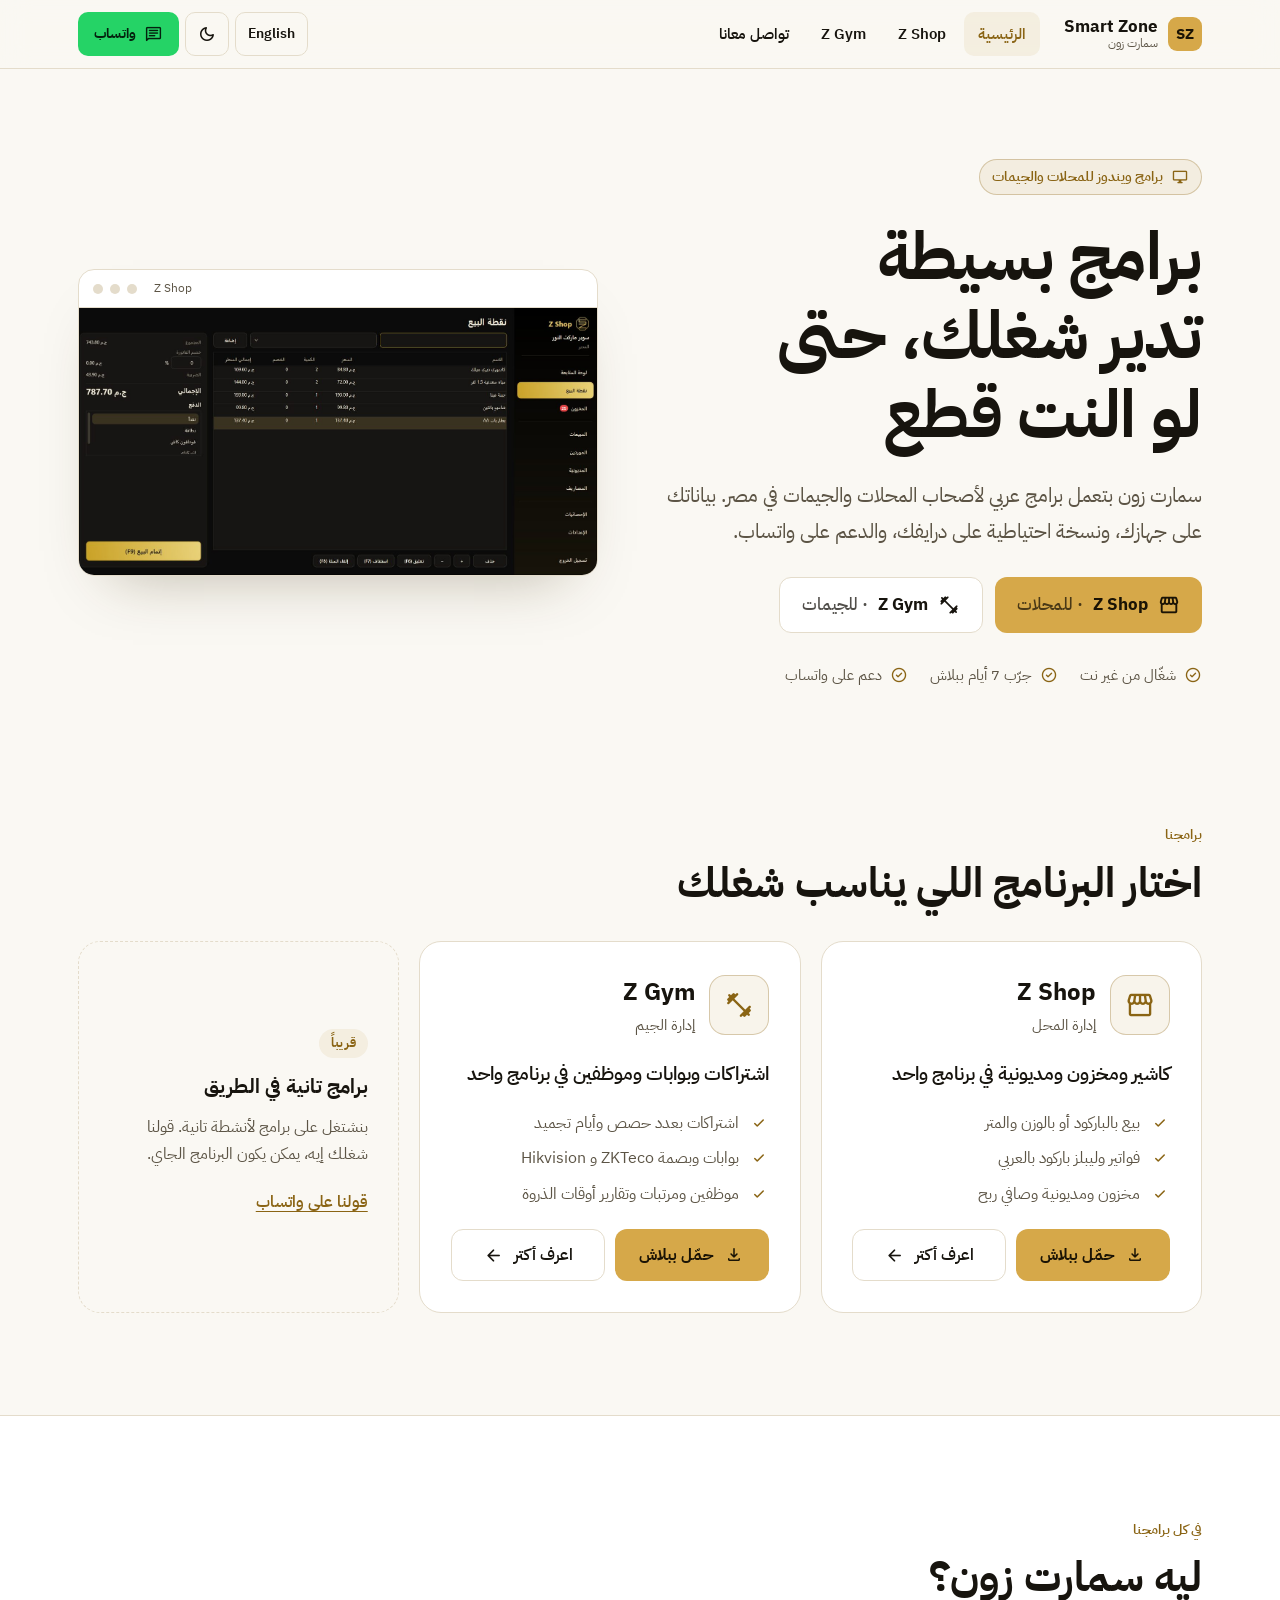
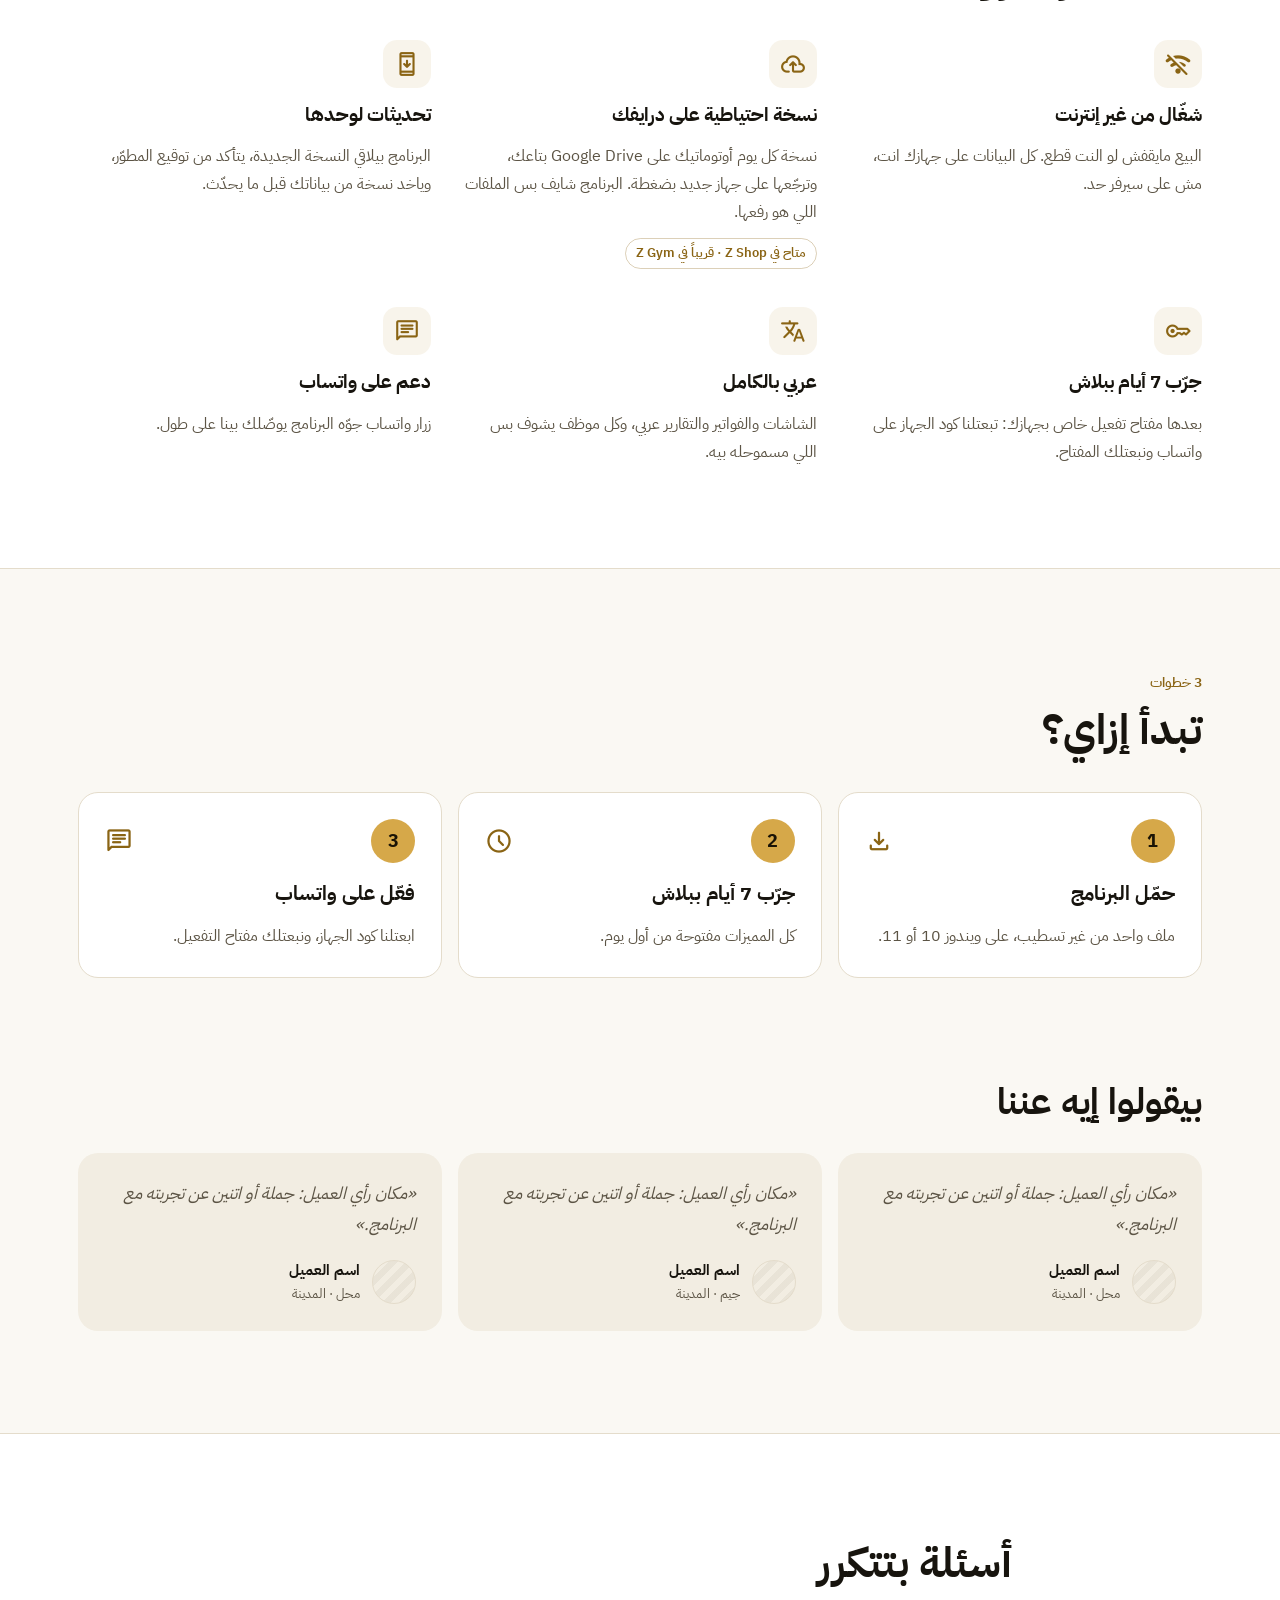
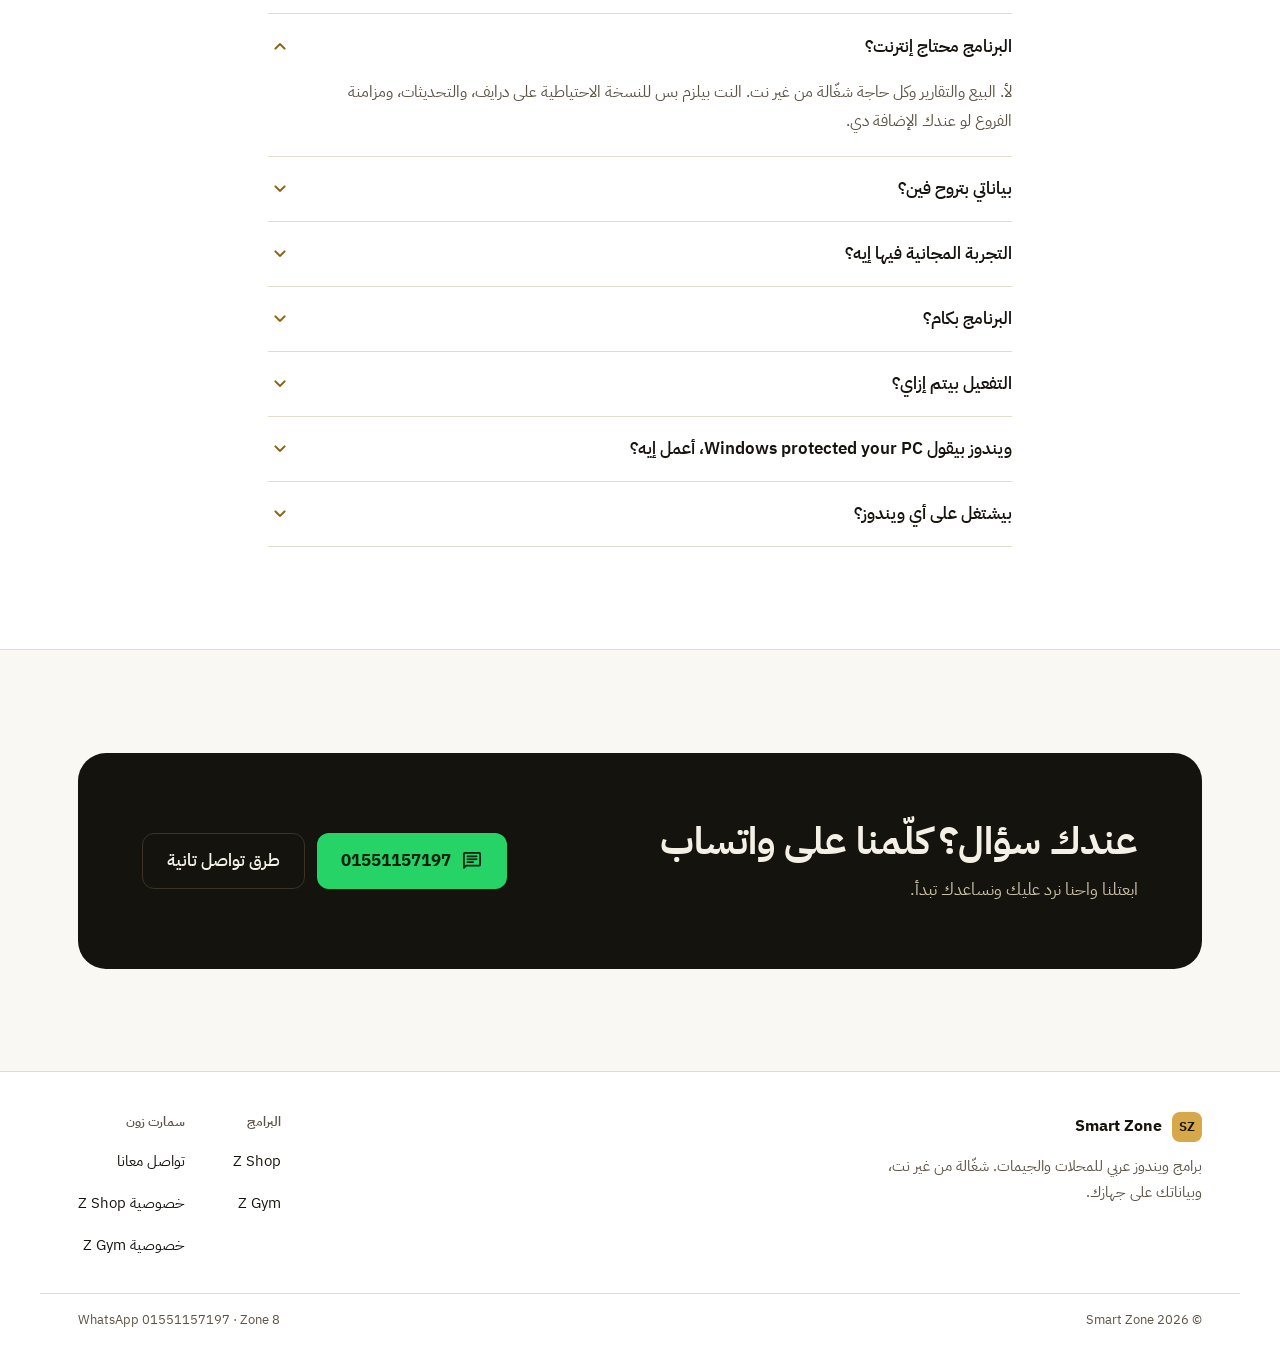
<file: index.html>
<!DOCTYPE html>
<html lang="ar" dir="rtl">
<head>
<meta charset="utf-8">
<meta name="viewport" content="width=device-width, initial-scale=1">
<title>سمارت زون — برامج ويندوز للمحلات والجيمات</title>
<meta name="description" content="سمارت زون: برامج ويندوز عربي للمحلات (Z Shop) والجيمات (Z Gym). شغّالة من غير نت، وبياناتك على جهازك، وتجربة 7 أيام ببلاش.">
<meta name="sz-title-ar" content="سمارت زون — برامج ويندوز للمحلات والجيمات">
<meta name="sz-title-en" content="Smart Zone — Windows apps for shops and gyms">
<meta name="theme-color" content="#0D0C0A">
<script>try{var t=localStorage.getItem('sz-theme');if(t)document.documentElement.setAttribute('data-theme',t);var l=new URLSearchParams(location.search).get('lang')||localStorage.getItem('sz-lang');if(l==='en'){document.documentElement.lang='en';document.documentElement.dir='ltr';}}catch(e){}</script>
<link rel="preconnect" href="https://fonts.googleapis.com">
<link rel="preconnect" href="https://fonts.gstatic.com" crossorigin>
<link rel="stylesheet" href="https://fonts.googleapis.com/css2?family=IBM+Plex+Sans+Arabic:wght@400;500;600;700&amp;display=swap">
<link rel="stylesheet" href="https://fonts.googleapis.com/css2?family=Material+Symbols+Rounded:opsz,wght,FILL,GRAD@24,400,0,0&amp;icon_names=account_balance_wallet,arrow_back,arrow_forward,assignment_return,backup,badge,bar_chart,card_membership,chat,check,check_circle,chevron_left,chevron_right,close,cloud_sync,dark_mode,description,desktop_windows,download,expand_more,fingerprint,fitness_center,folder,groups,inventory_2,key,light_mode,local_shipping,location_on,lock,mail,menu,monitoring,new_releases,palette,payments,point_of_sale,print,qr_code_scanner,redeem,schedule,sell,shield,smartphone,storefront,system_update,translate,warehouse,warning,wifi_off&amp;display=block">
<link rel="stylesheet" href="assets/css/site.css">
</head>
<body data-page="home" data-root="">
<header id="site-header" class="site-header"></header>
<main id="app"><noscript><div class="wrap">
  <p>تحميل مباشر / Direct download:</p>
  <p><a class="btn btn-gold" href="https://github.com/Ahmed-Fahmy55/ShopManagement-Releases/releases/latest/download/ShopManagement.exe">Z Shop — ShopManagement.exe</a></p>
  <p><a class="btn btn-gold" href="https://github.com/Ahmed-Fahmy55/ZGym-Releases/releases/latest/download/GymManager.exe">Z Gym — GymManager.exe</a></p>
</div></noscript></main>
<footer id="site-footer" class="site-footer"></footer>
<div id="site-fab"></div>
<script src="assets/js/site.js"></script>
</body>
</html>
</file>
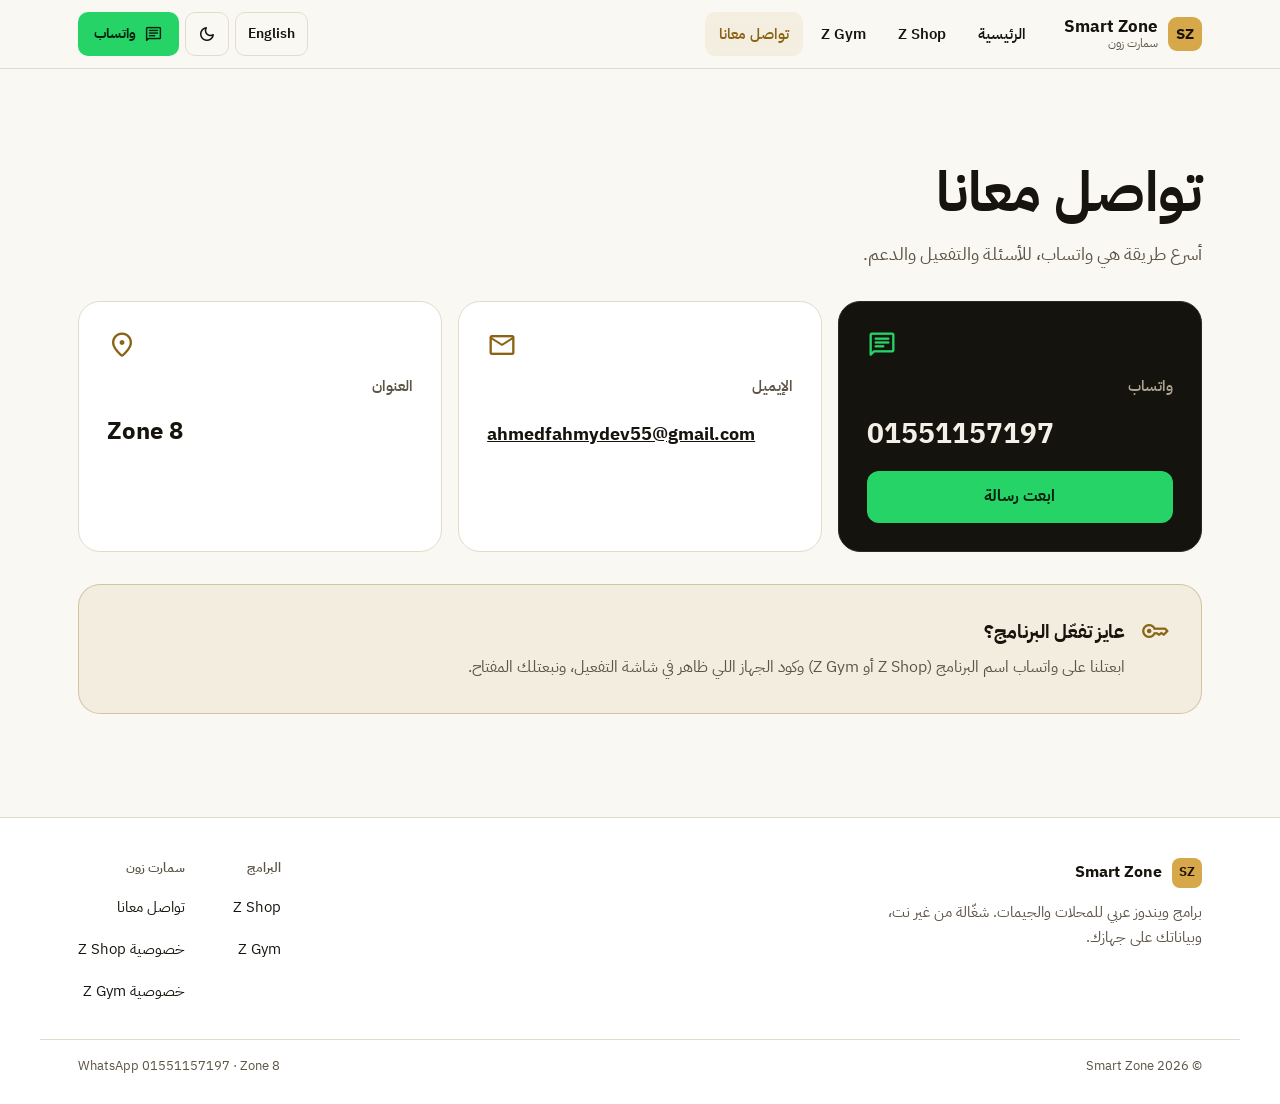
<file: contact/index.html>
<!DOCTYPE html>
<html lang="ar" dir="rtl">
<head>
<meta charset="utf-8">
<meta name="viewport" content="width=device-width, initial-scale=1">
<title>تواصل معانا | سمارت زون</title>
<meta name="description" content="تواصل مع سمارت زون على واتساب 01551157197 للأسئلة والتفعيل والدعم.">
<meta name="sz-title-ar" content="تواصل معانا | سمارت زون">
<meta name="sz-title-en" content="Contact | Smart Zone">
<meta name="theme-color" content="#0D0C0A">
<script>try{var t=localStorage.getItem('sz-theme');if(t)document.documentElement.setAttribute('data-theme',t);var l=new URLSearchParams(location.search).get('lang')||localStorage.getItem('sz-lang');if(l==='en'){document.documentElement.lang='en';document.documentElement.dir='ltr';}}catch(e){}</script>
<link rel="preconnect" href="https://fonts.googleapis.com">
<link rel="preconnect" href="https://fonts.gstatic.com" crossorigin>
<link rel="stylesheet" href="https://fonts.googleapis.com/css2?family=IBM+Plex+Sans+Arabic:wght@400;500;600;700&amp;display=swap">
<link rel="stylesheet" href="https://fonts.googleapis.com/css2?family=Material+Symbols+Rounded:opsz,wght,FILL,GRAD@24,400,0,0&amp;icon_names=account_balance_wallet,arrow_back,arrow_forward,assignment_return,backup,badge,bar_chart,card_membership,chat,check,check_circle,chevron_left,chevron_right,close,cloud_sync,dark_mode,description,desktop_windows,download,expand_more,fingerprint,fitness_center,folder,groups,inventory_2,key,light_mode,local_shipping,location_on,lock,mail,menu,monitoring,new_releases,palette,payments,point_of_sale,print,qr_code_scanner,redeem,schedule,sell,shield,smartphone,storefront,system_update,translate,warehouse,warning,wifi_off&amp;display=block">
<link rel="stylesheet" href="../assets/css/site.css">
</head>
<body data-page="contact" data-root="../">
<header id="site-header" class="site-header"></header>
<main id="app"></main>
<footer id="site-footer" class="site-footer"></footer>
<div id="site-fab"></div>
<script src="../assets/js/site.js"></script>
</body>
</html>
</file>
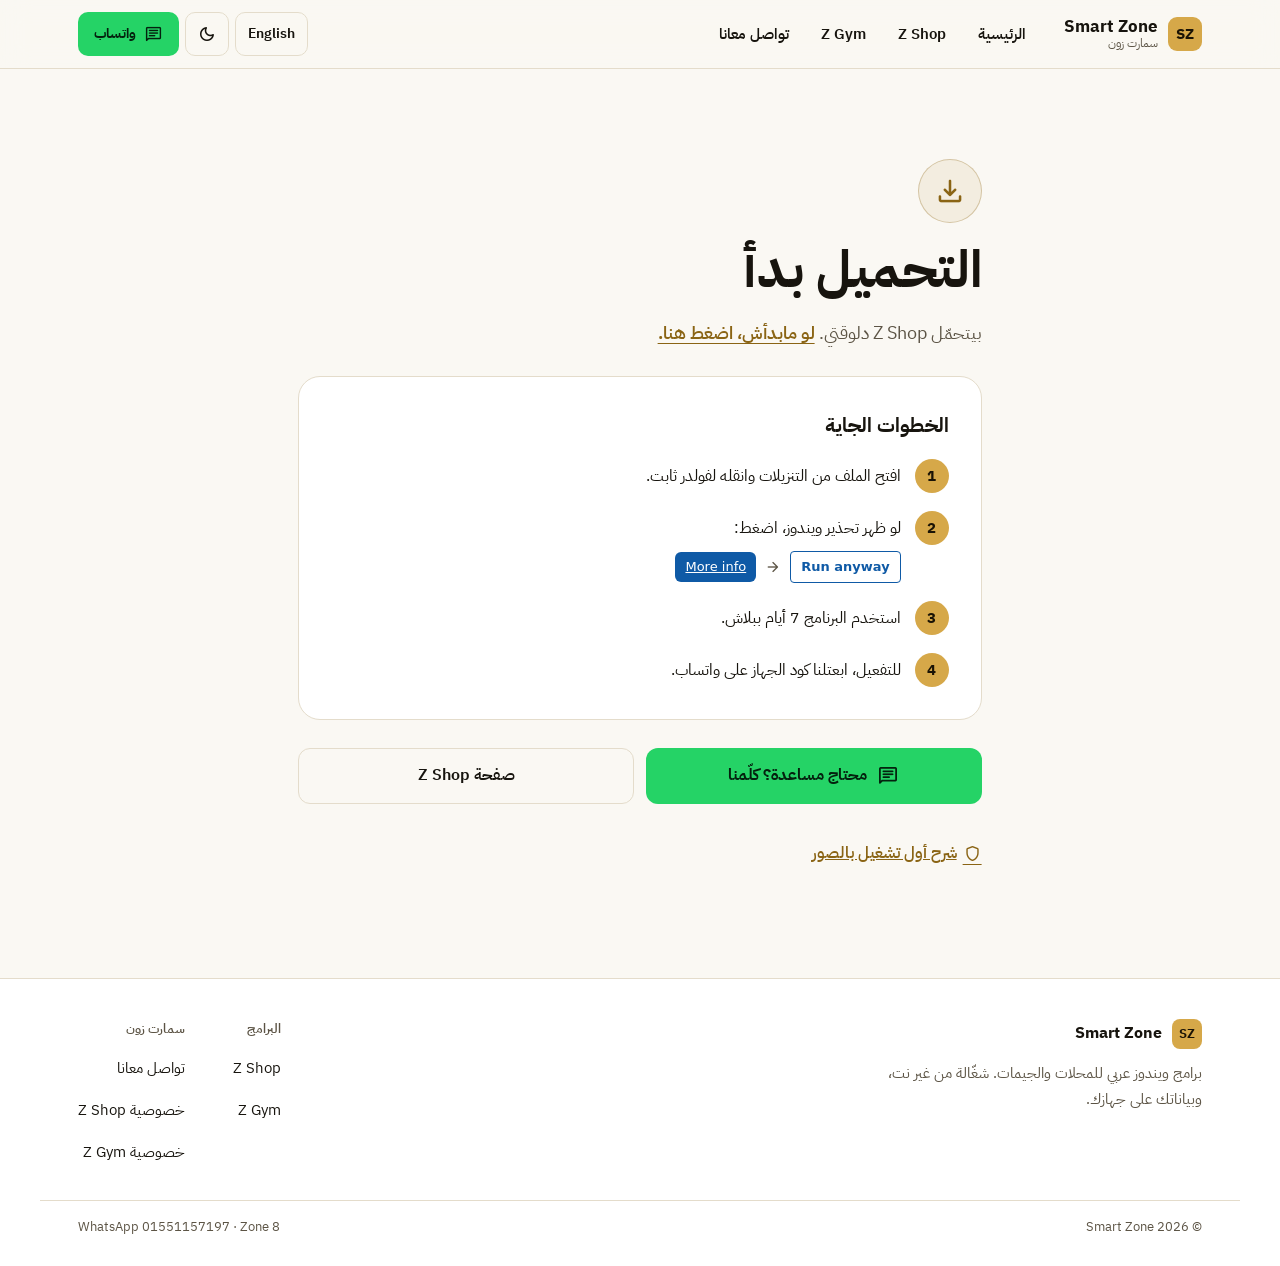
<file: download/index.html>
<!DOCTYPE html>
<html lang="ar" dir="rtl">
<head>
<meta charset="utf-8">
<meta name="viewport" content="width=device-width, initial-scale=1">
<title>التحميل بدأ | سمارت زون</title>
<meta name="description" content="الخطوات الجاية بعد تحميل برنامج سمارت زون.">
<meta name="sz-title-ar" content="التحميل بدأ | سمارت زون">
<meta name="sz-title-en" content="Your download has started | Smart Zone">
<meta name="robots" content="noindex">
<meta name="theme-color" content="#0D0C0A">
<script>try{var t=localStorage.getItem('sz-theme');if(t)document.documentElement.setAttribute('data-theme',t);var l=new URLSearchParams(location.search).get('lang')||localStorage.getItem('sz-lang');if(l==='en'){document.documentElement.lang='en';document.documentElement.dir='ltr';}}catch(e){}</script>
<link rel="preconnect" href="https://fonts.googleapis.com">
<link rel="preconnect" href="https://fonts.gstatic.com" crossorigin>
<link rel="stylesheet" href="https://fonts.googleapis.com/css2?family=IBM+Plex+Sans+Arabic:wght@400;500;600;700&amp;display=swap">
<link rel="stylesheet" href="https://fonts.googleapis.com/css2?family=Material+Symbols+Rounded:opsz,wght,FILL,GRAD@24,400,0,0&amp;icon_names=account_balance_wallet,arrow_back,arrow_forward,assignment_return,backup,badge,bar_chart,card_membership,chat,check,check_circle,chevron_left,chevron_right,close,cloud_sync,dark_mode,description,desktop_windows,download,expand_more,fingerprint,fitness_center,folder,groups,inventory_2,key,light_mode,local_shipping,location_on,lock,mail,menu,monitoring,new_releases,palette,payments,point_of_sale,print,qr_code_scanner,redeem,schedule,sell,shield,smartphone,storefront,system_update,translate,warehouse,warning,wifi_off&amp;display=block">
<link rel="stylesheet" href="../assets/css/site.css">
</head>
<body data-page="download" data-root="../">
<header id="site-header" class="site-header"></header>
<main id="app"><noscript><div class="wrap">
  <p>تحميل مباشر / Direct download:</p>
  <p><a class="btn btn-gold" href="https://github.com/Ahmed-Fahmy55/ShopManagement-Releases/releases/latest/download/ShopManagement.exe">Z Shop — ShopManagement.exe</a></p>
  <p><a class="btn btn-gold" href="https://github.com/Ahmed-Fahmy55/ZGym-Releases/releases/latest/download/GymManager.exe">Z Gym — GymManager.exe</a></p>
</div></noscript></main>
<footer id="site-footer" class="site-footer"></footer>
<div id="site-fab"></div>
<script src="../assets/js/site.js"></script>
</body>
</html>
</file>
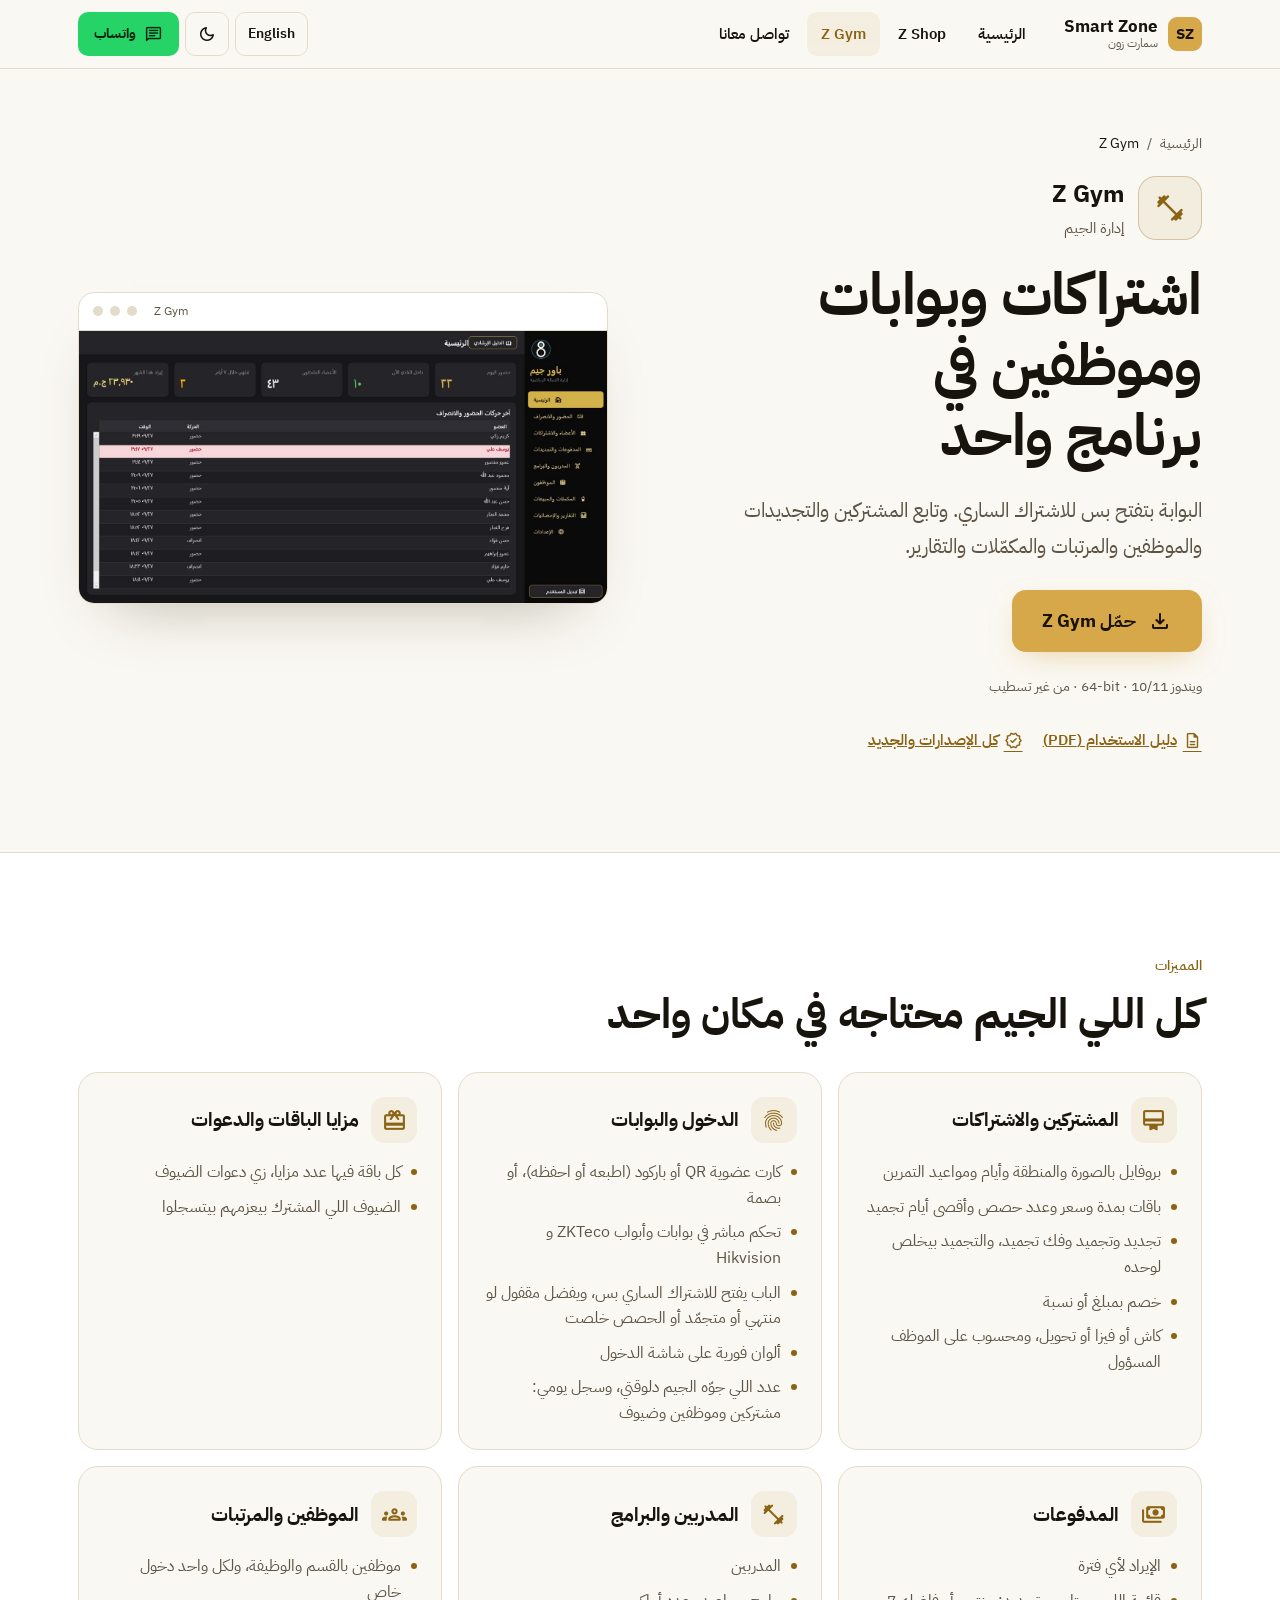
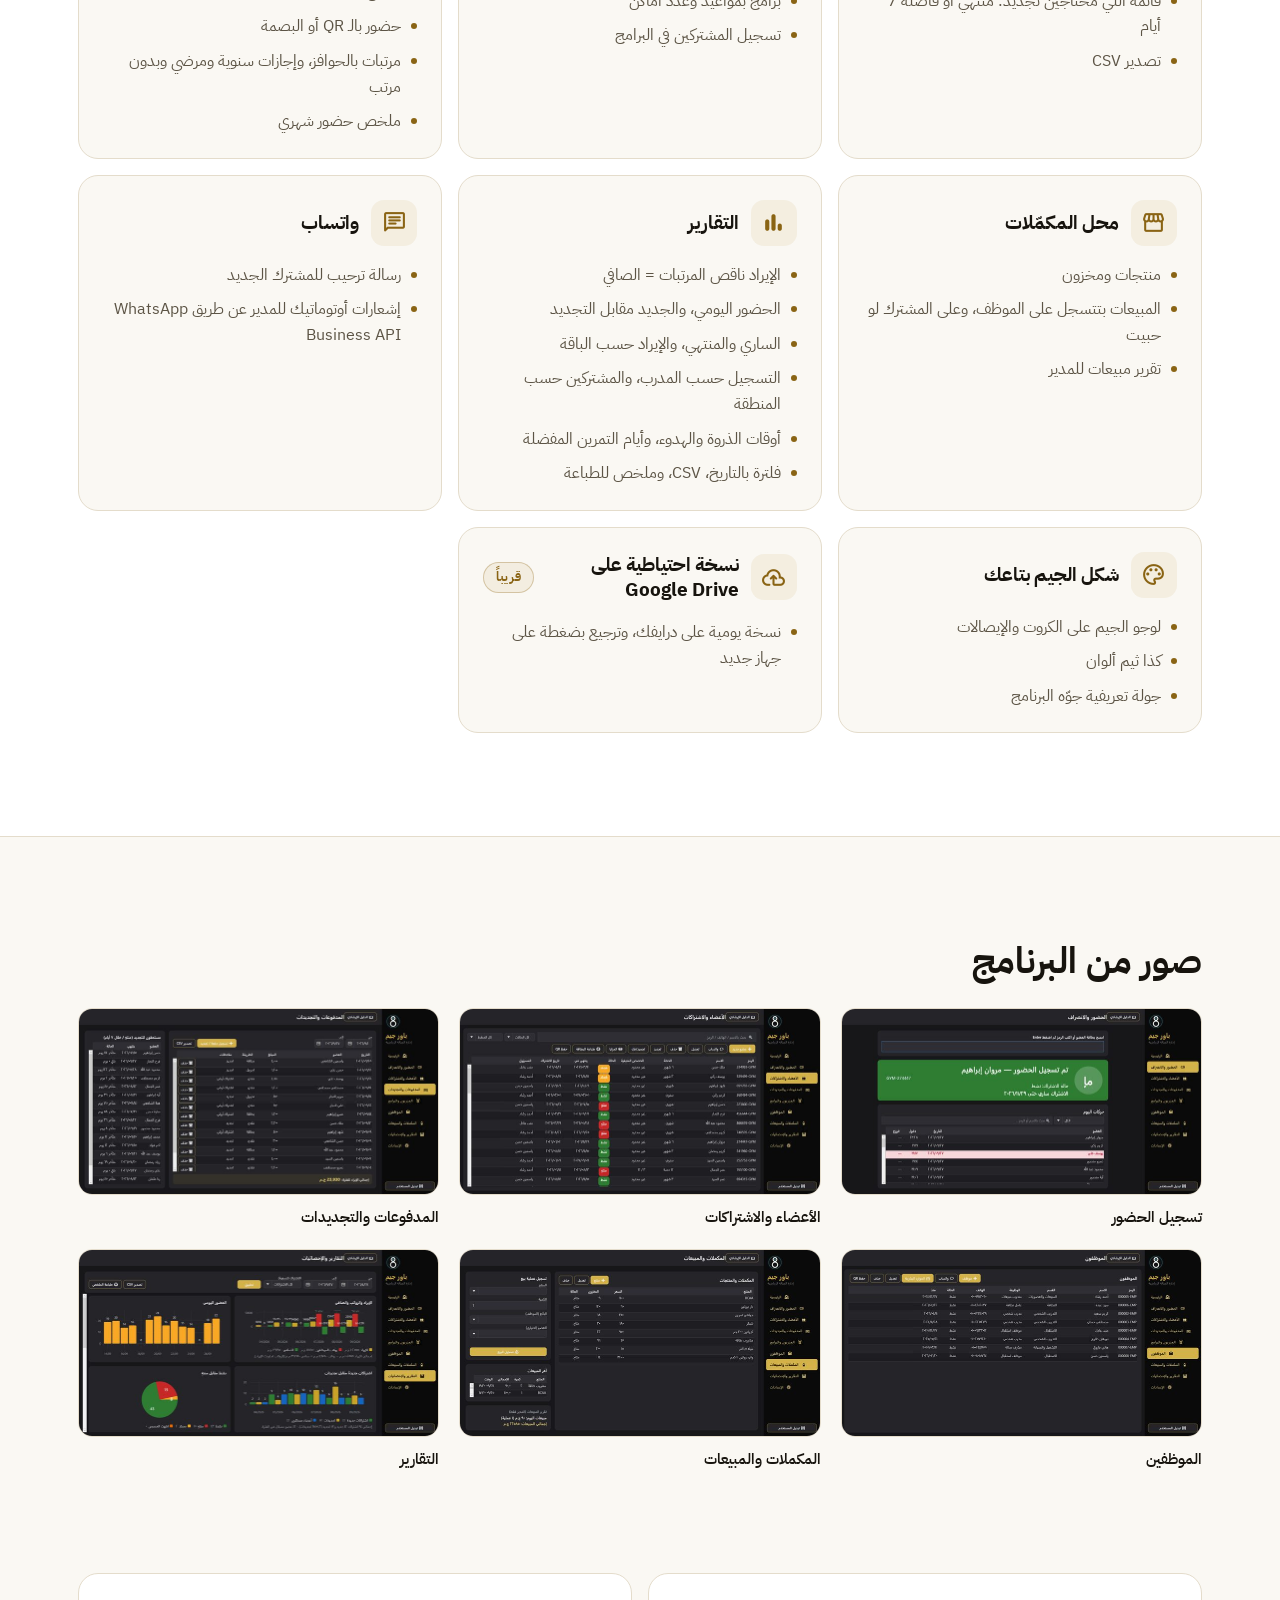
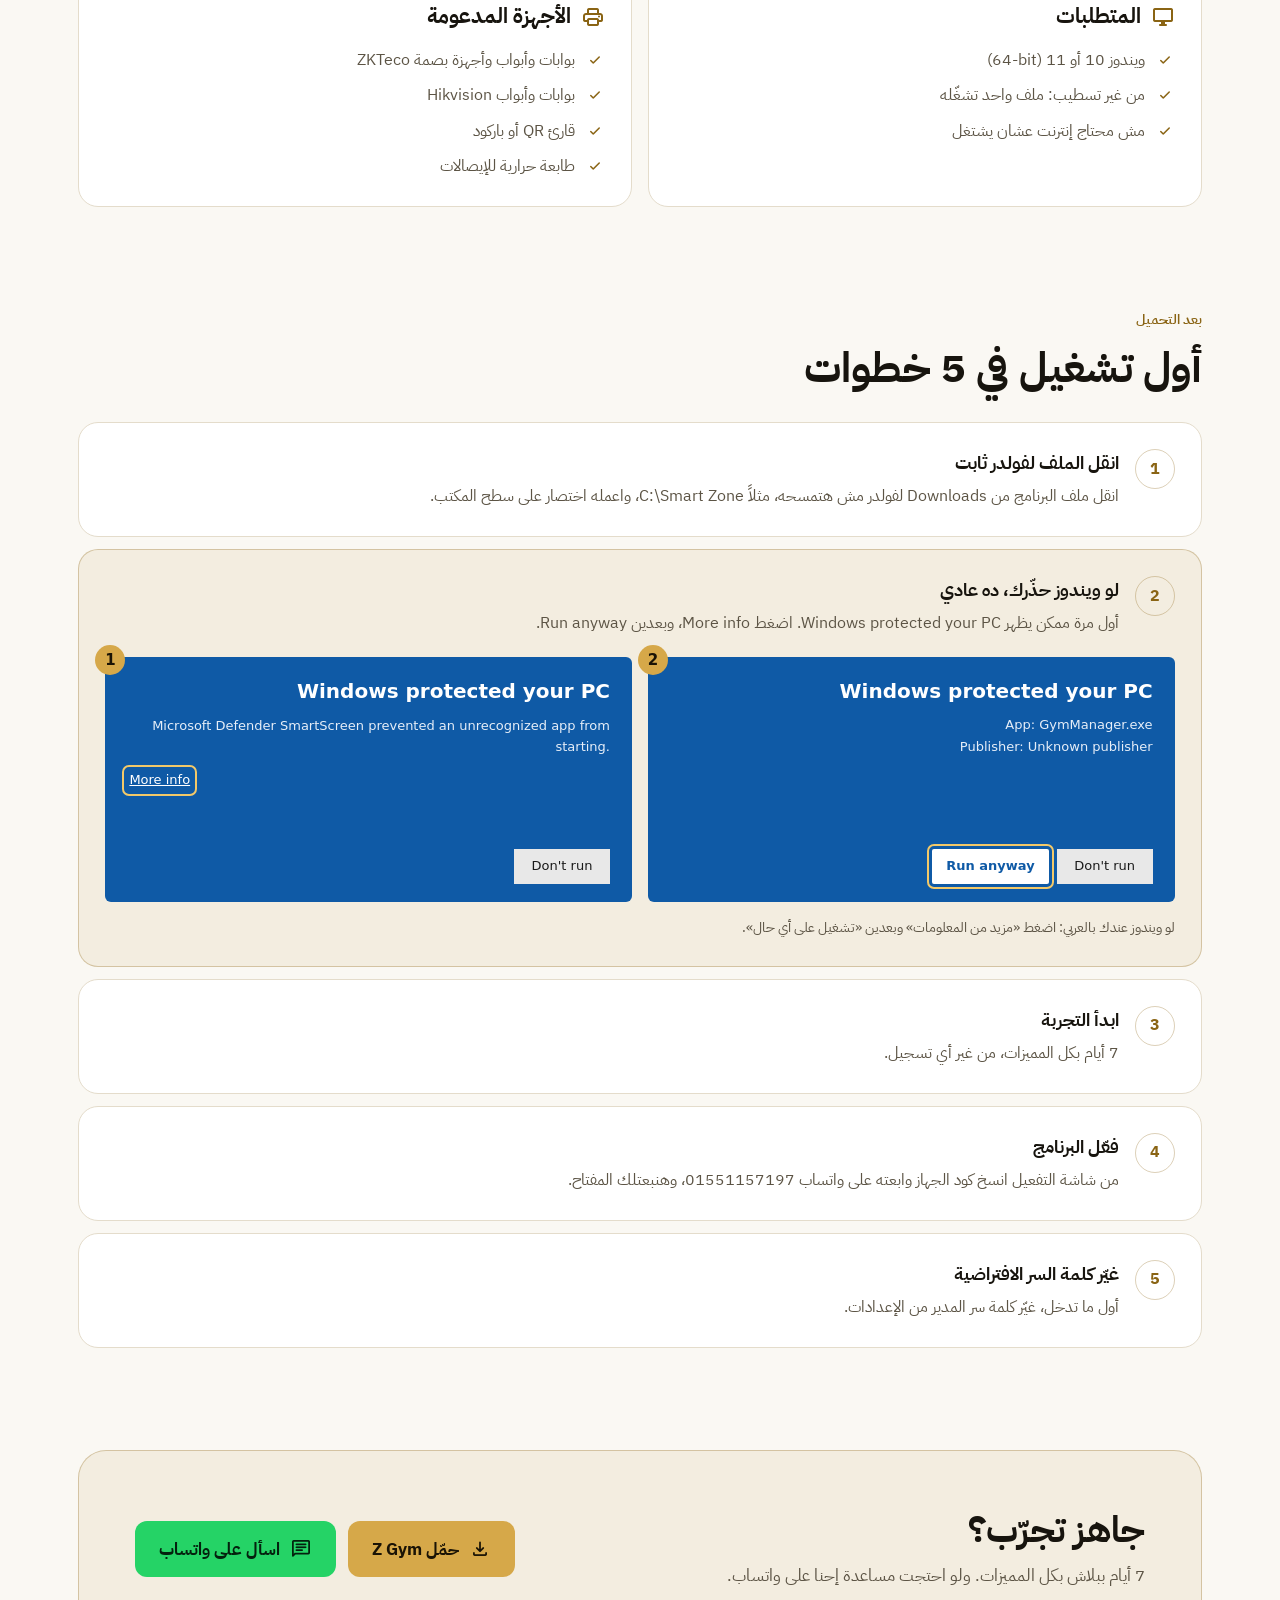
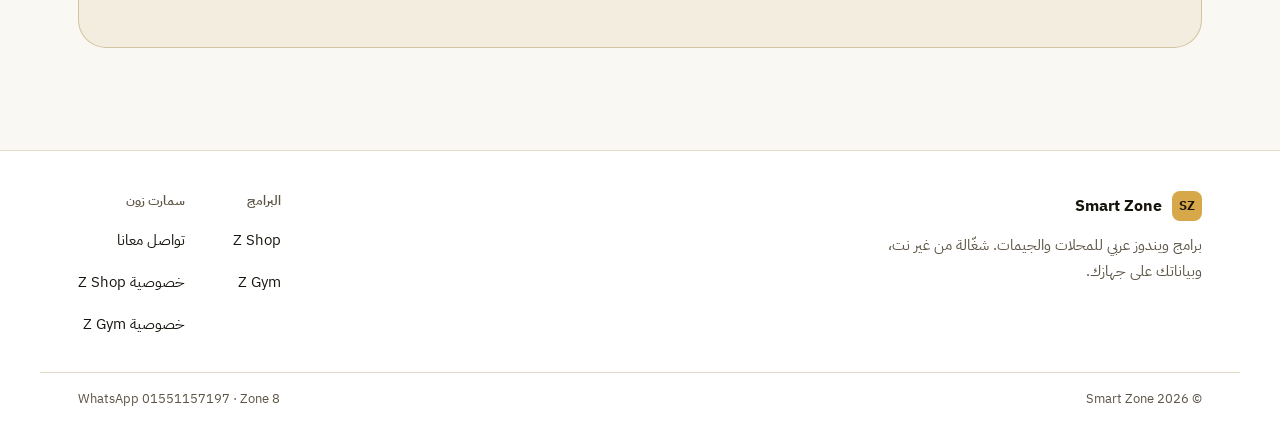
<file: gym/index.html>
<!DOCTYPE html>
<html lang="ar" dir="rtl">
<head>
<meta charset="utf-8">
<meta name="viewport" content="width=device-width, initial-scale=1">
<title>Z Gym — برنامج إدارة الجيم | سمارت زون</title>
<meta name="description" content="Z Gym: اشتراكات وتجميد وحصص، بوابات وبصمة ZKTeco و Hikvision، موظفين ومرتبات، مكمّلات، وتقارير أوقات الذروة.">
<meta name="sz-title-ar" content="Z Gym — برنامج إدارة الجيم | سمارت زون">
<meta name="sz-title-en" content="Z Gym — gym management | Smart Zone">
<meta name="theme-color" content="#0D0C0A">
<script>try{var t=localStorage.getItem('sz-theme');if(t)document.documentElement.setAttribute('data-theme',t);var l=new URLSearchParams(location.search).get('lang')||localStorage.getItem('sz-lang');if(l==='en'){document.documentElement.lang='en';document.documentElement.dir='ltr';}}catch(e){}</script>
<link rel="preconnect" href="https://fonts.googleapis.com">
<link rel="preconnect" href="https://fonts.gstatic.com" crossorigin>
<link rel="stylesheet" href="https://fonts.googleapis.com/css2?family=IBM+Plex+Sans+Arabic:wght@400;500;600;700&amp;display=swap">
<link rel="stylesheet" href="https://fonts.googleapis.com/css2?family=Material+Symbols+Rounded:opsz,wght,FILL,GRAD@24,400,0,0&amp;icon_names=account_balance_wallet,arrow_back,arrow_forward,assignment_return,backup,badge,bar_chart,card_membership,chat,check,check_circle,chevron_left,chevron_right,close,cloud_sync,dark_mode,description,desktop_windows,download,expand_more,fingerprint,fitness_center,folder,groups,inventory_2,key,light_mode,local_shipping,location_on,lock,mail,menu,monitoring,new_releases,palette,payments,point_of_sale,print,qr_code_scanner,redeem,schedule,sell,shield,smartphone,storefront,system_update,translate,warehouse,warning,wifi_off&amp;display=block">
<link rel="stylesheet" href="../assets/css/site.css">
</head>
<body data-page="gym" data-root="../">
<header id="site-header" class="site-header"></header>
<main id="app"><noscript><div class="wrap">
  <p>تحميل مباشر / Direct download:</p>
  <p><a class="btn btn-gold" href="https://github.com/Ahmed-Fahmy55/ShopManagement-Releases/releases/latest/download/ShopManagement.exe">Z Shop — ShopManagement.exe</a></p>
  <p><a class="btn btn-gold" href="https://github.com/Ahmed-Fahmy55/ZGym-Releases/releases/latest/download/GymManager.exe">Z Gym — GymManager.exe</a></p>
</div></noscript></main>
<footer id="site-footer" class="site-footer"></footer>
<div id="site-fab"></div>
<script src="../assets/js/site.js"></script>
</body>
</html>
</file>
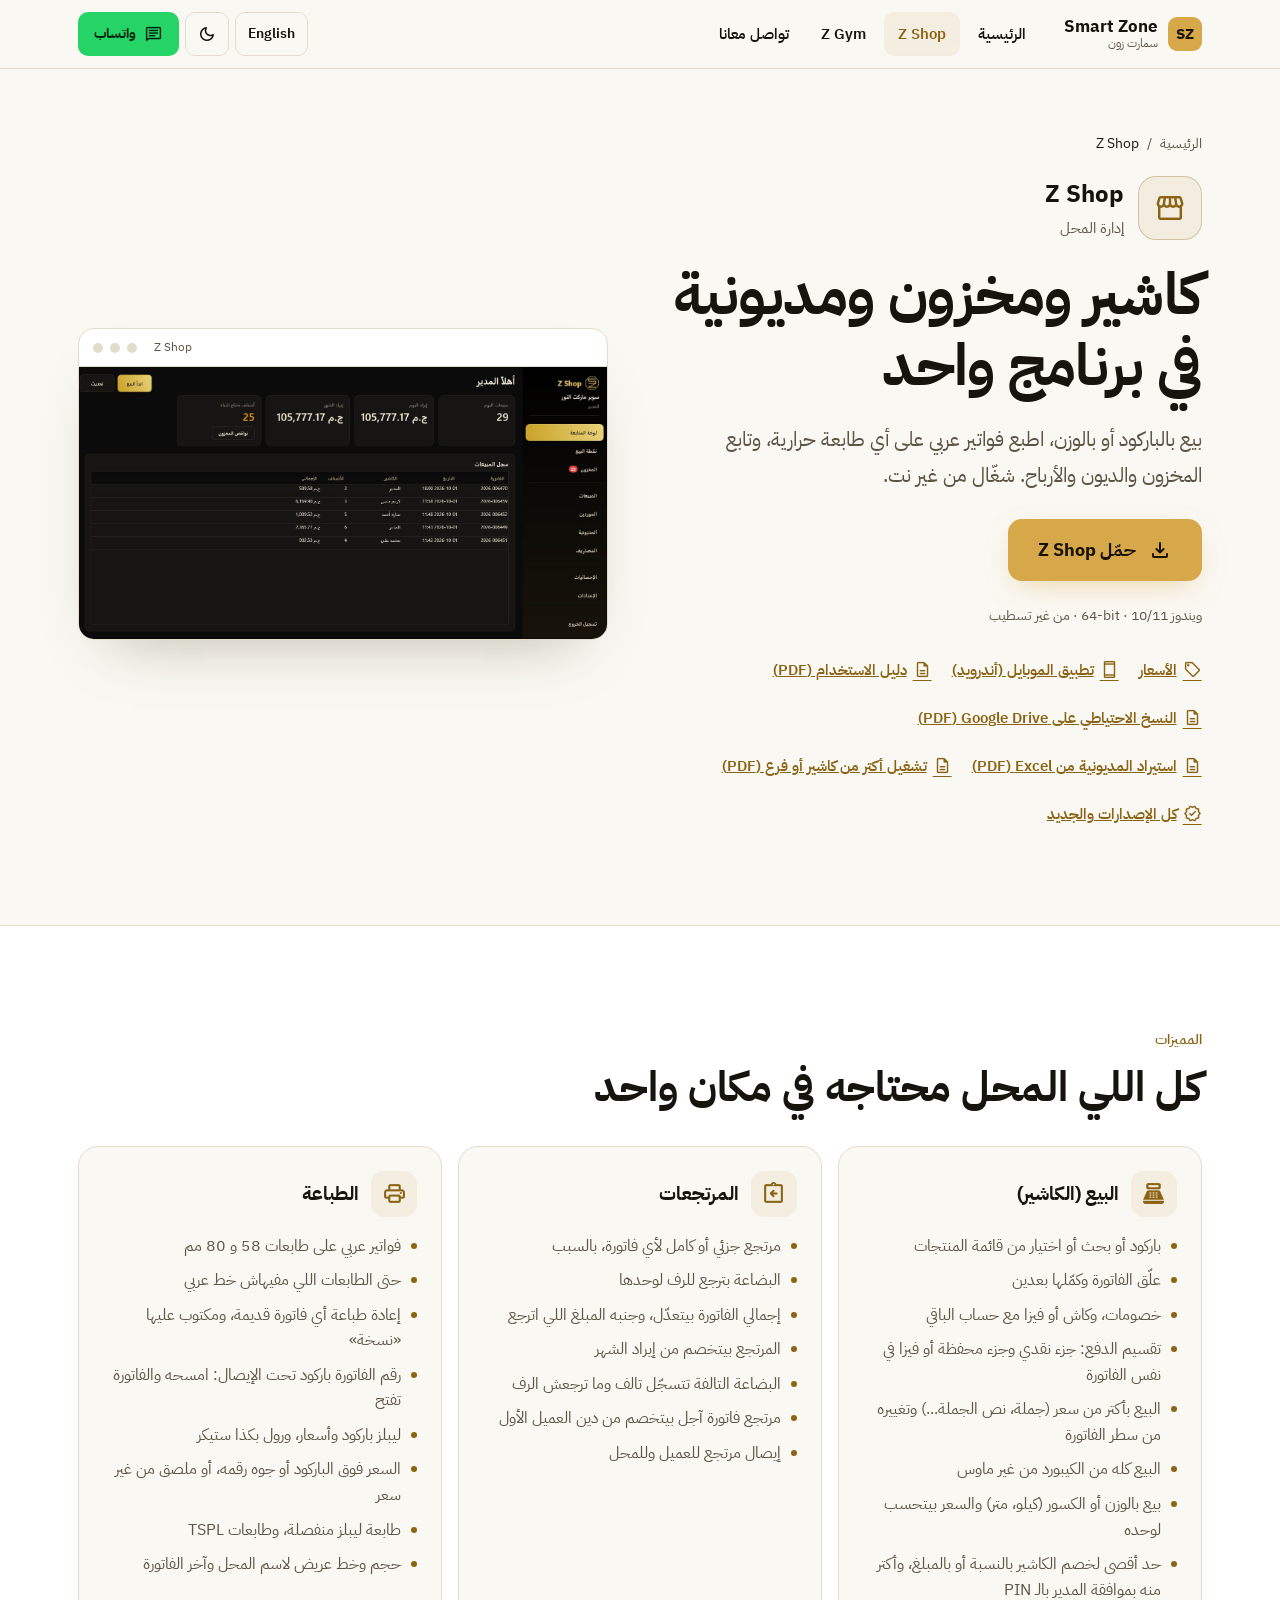
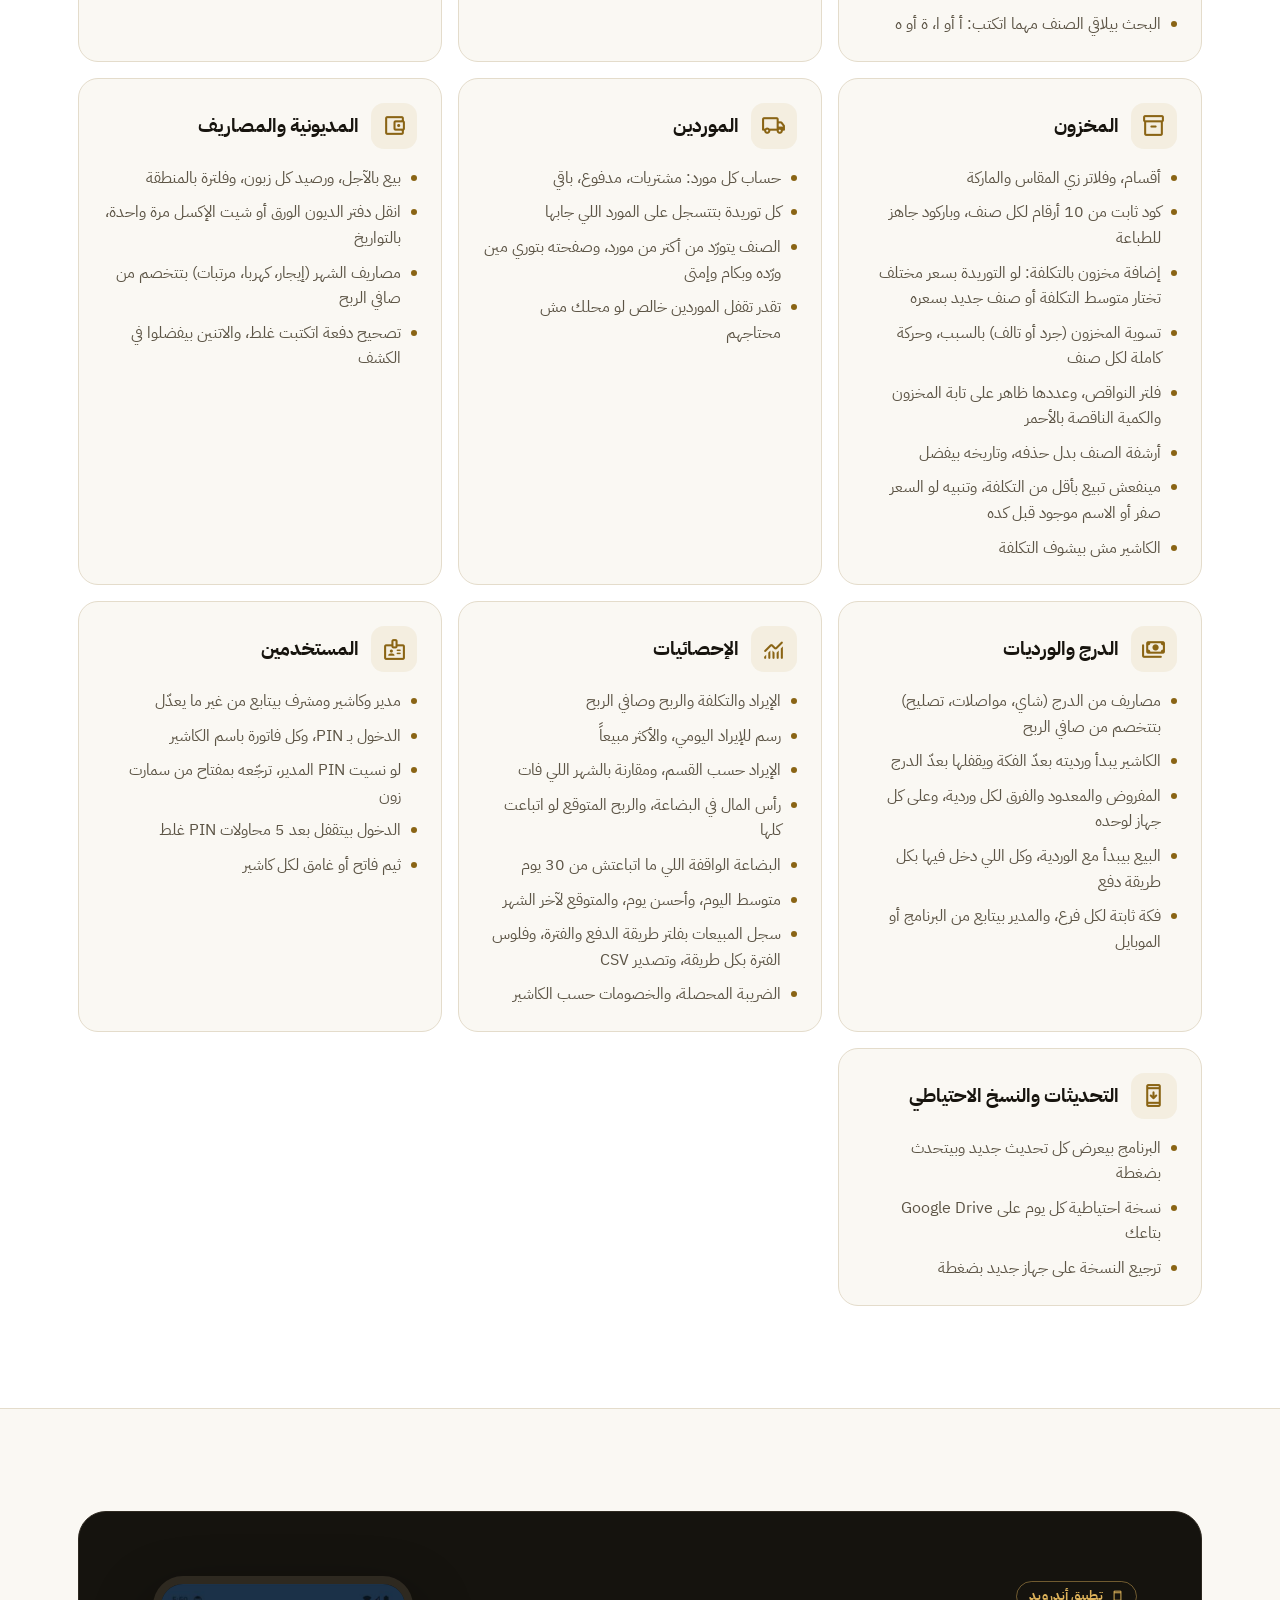
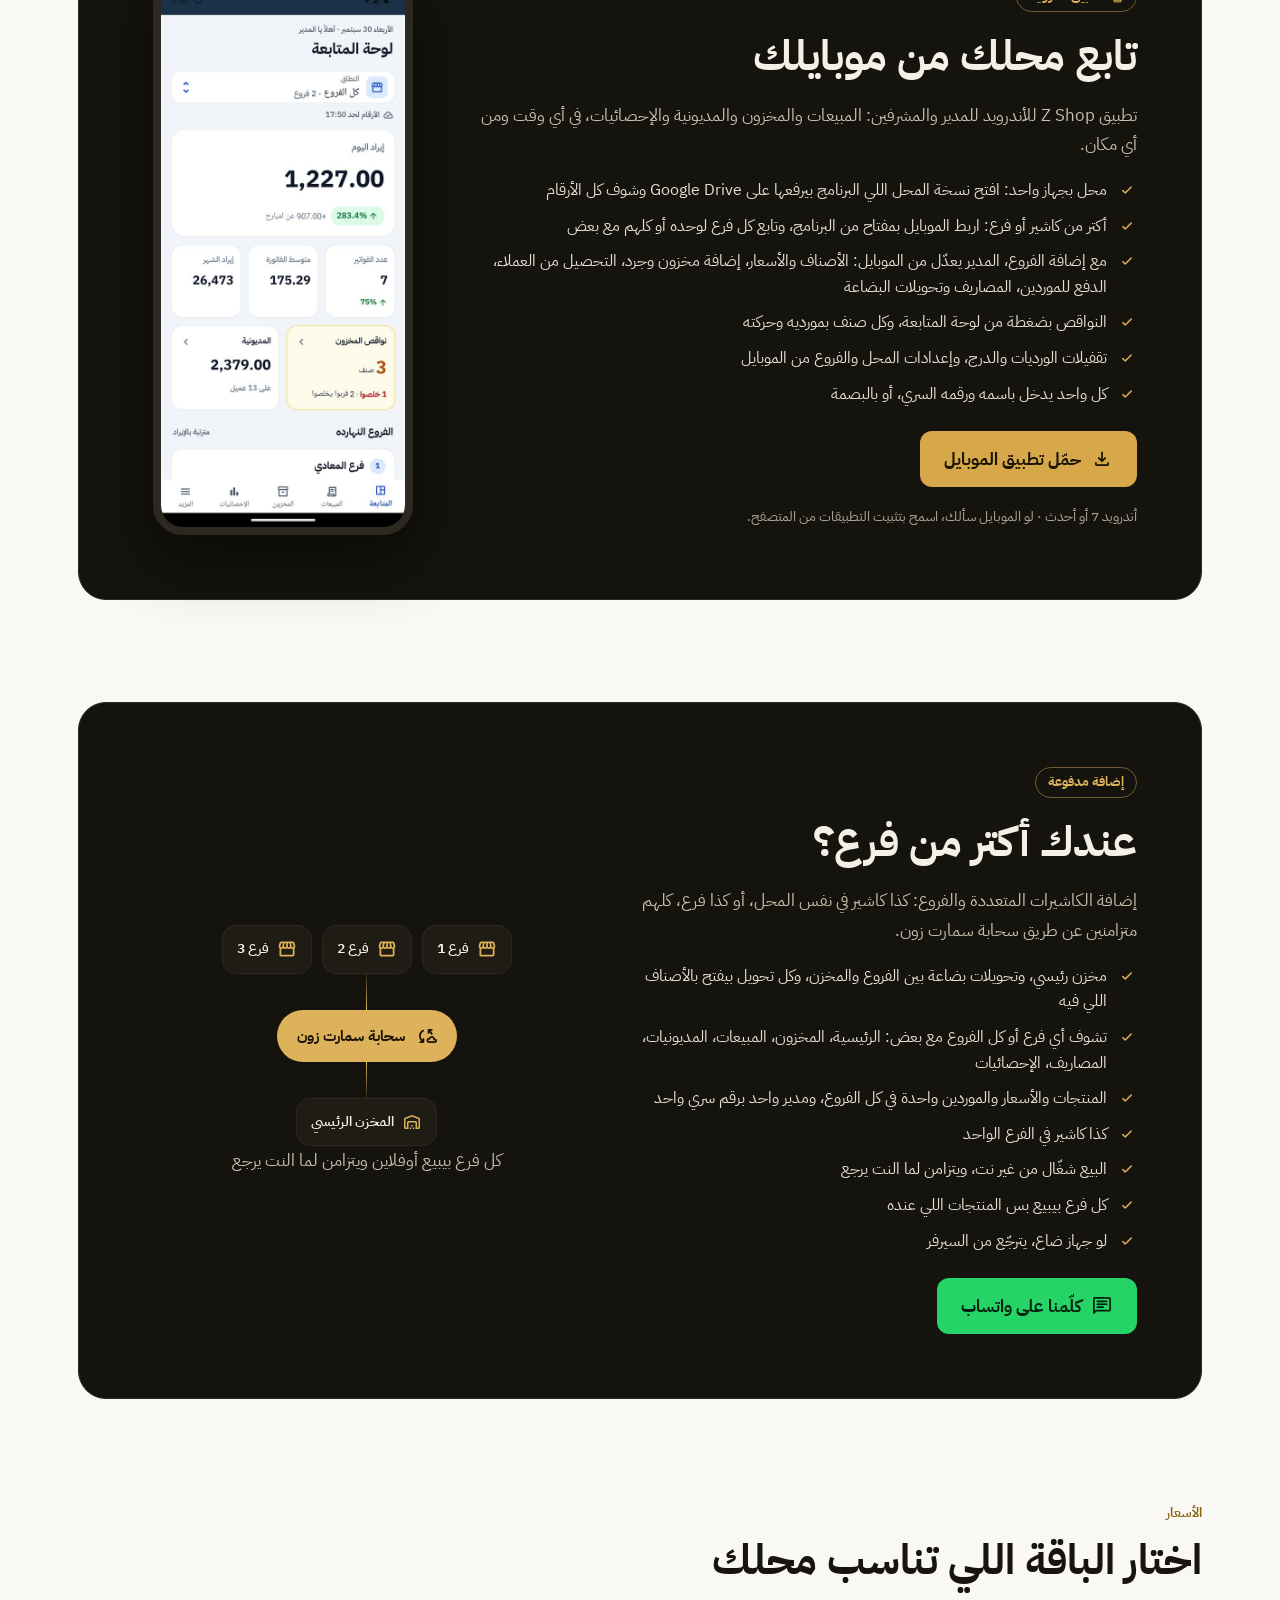
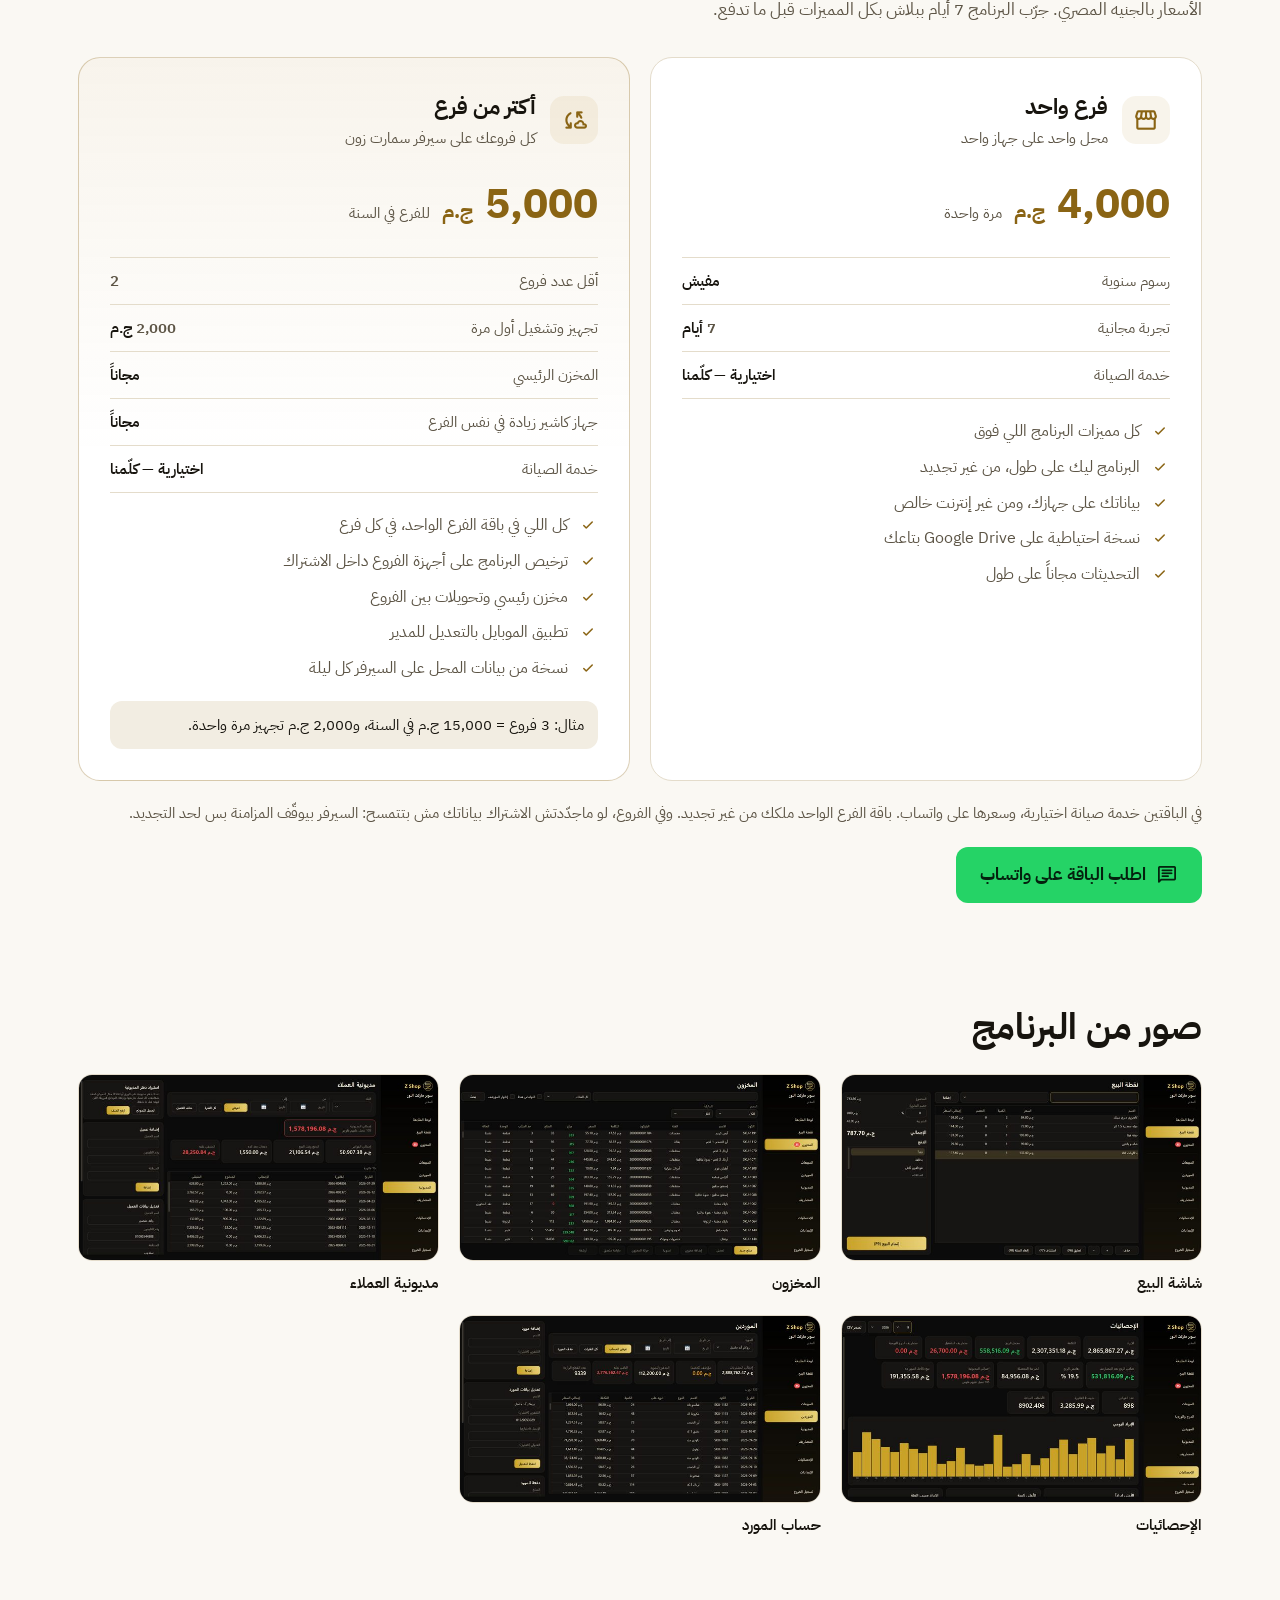
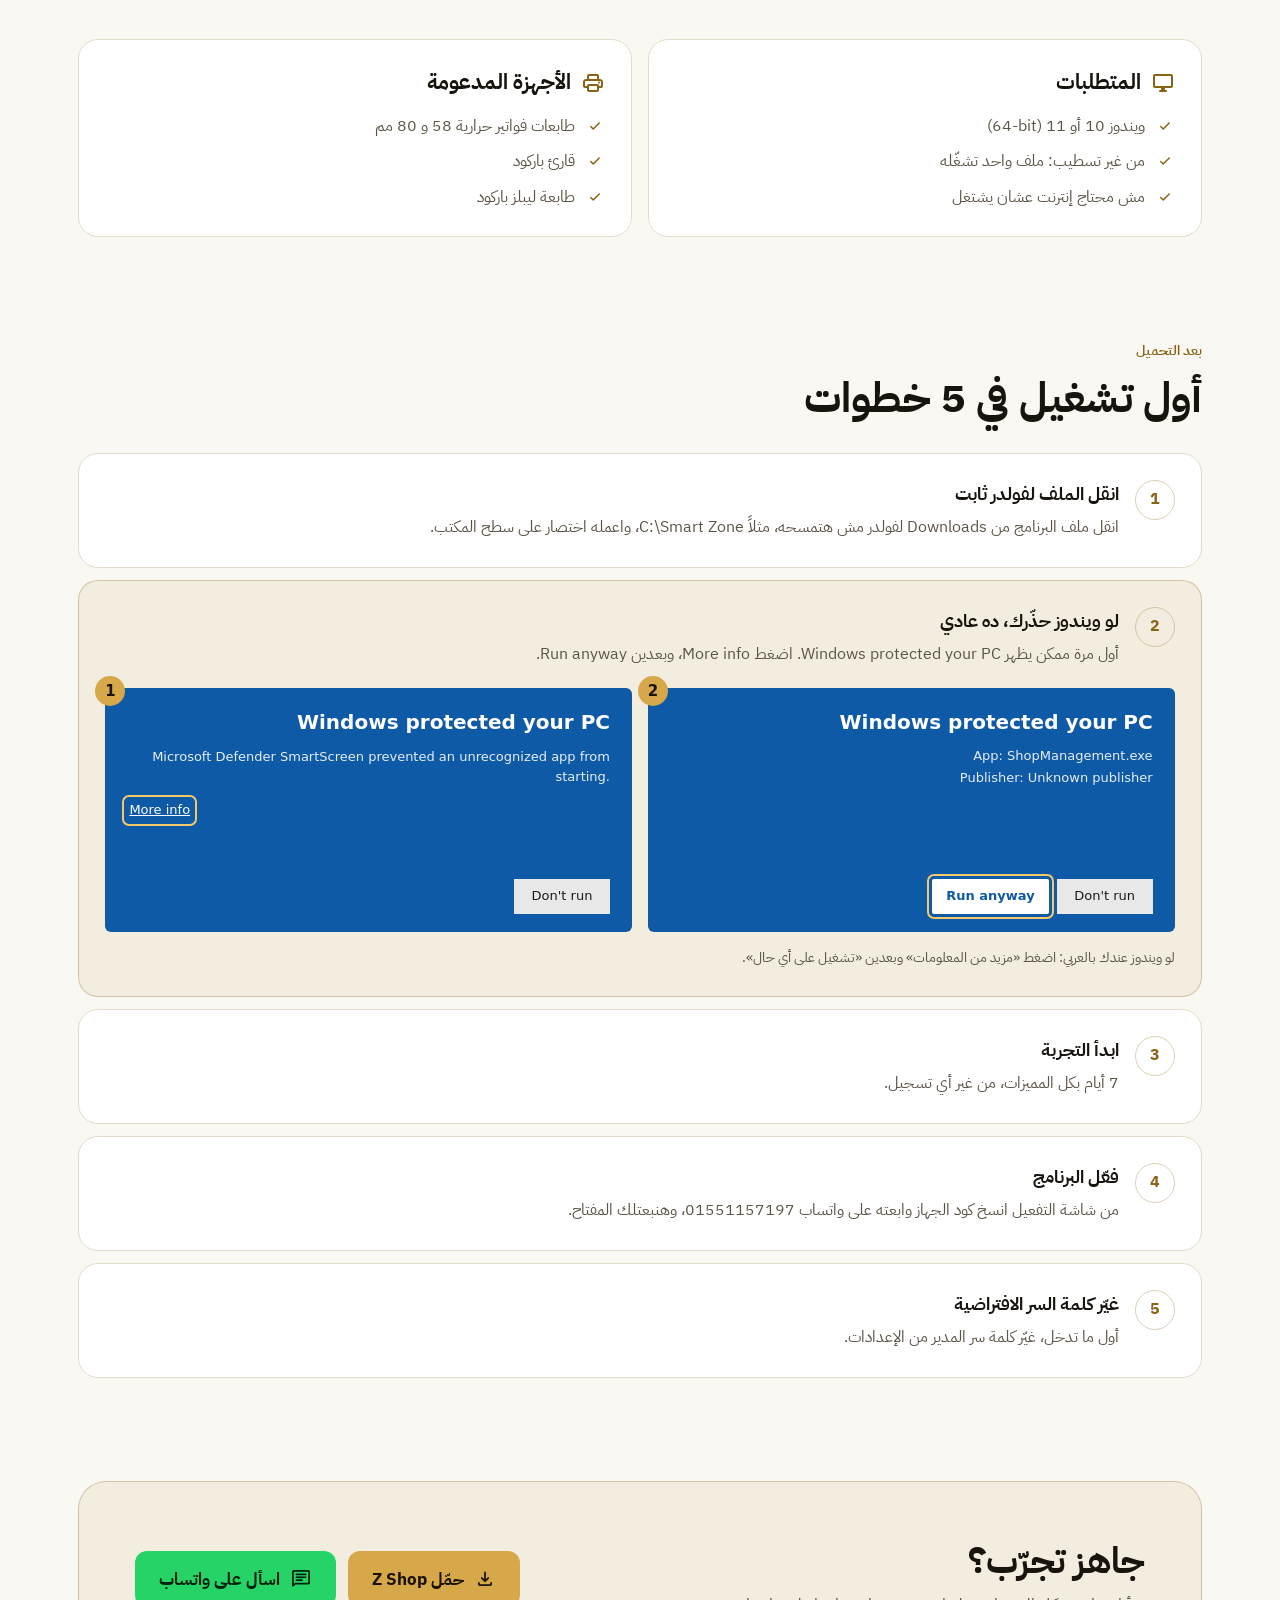
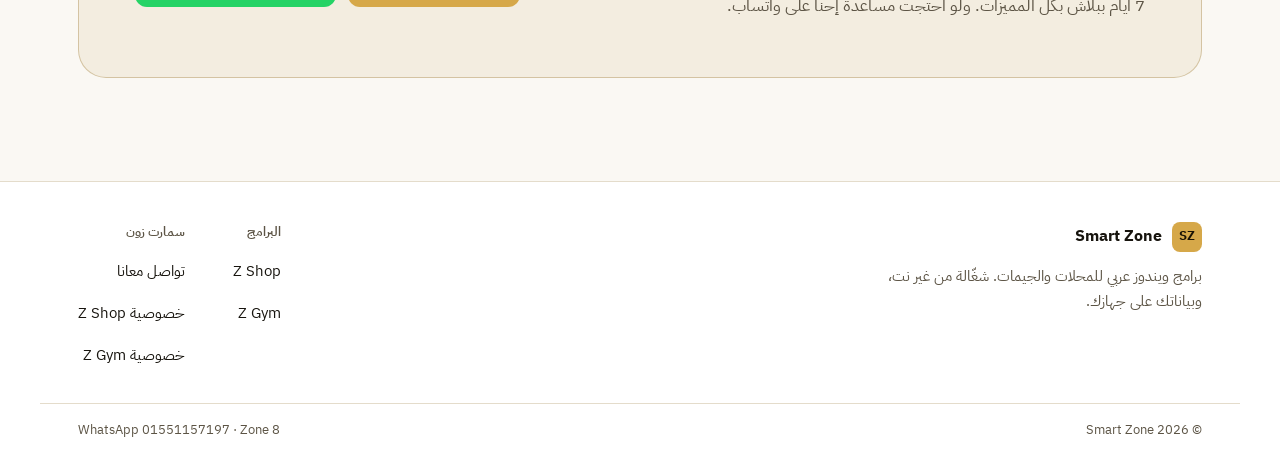
<file: shop/index.html>
<!DOCTYPE html>
<html lang="ar" dir="rtl">
<head>
<meta charset="utf-8">
<meta name="viewport" content="width=device-width, initial-scale=1">
<title>Z Shop — برنامج إدارة المحل ونقطة البيع | سمارت زون</title>
<meta name="description" content="Z Shop: كاشير بالباركود أو بالوزن، فواتير عربي على الطابعات الحرارية، مخزون ومديونية وموردين وإحصائيات. شغّال من غير نت.">
<meta name="sz-title-ar" content="Z Shop — برنامج إدارة المحل ونقطة البيع | سمارت زون">
<meta name="sz-title-en" content="Z Shop — point of sale and inventory | Smart Zone">
<meta name="theme-color" content="#0D0C0A">
<script>try{var t=localStorage.getItem('sz-theme');if(t)document.documentElement.setAttribute('data-theme',t);var l=new URLSearchParams(location.search).get('lang')||localStorage.getItem('sz-lang');if(l==='en'){document.documentElement.lang='en';document.documentElement.dir='ltr';}}catch(e){}</script>
<link rel="preconnect" href="https://fonts.googleapis.com">
<link rel="preconnect" href="https://fonts.gstatic.com" crossorigin>
<link rel="stylesheet" href="https://fonts.googleapis.com/css2?family=IBM+Plex+Sans+Arabic:wght@400;500;600;700&amp;display=swap">
<link rel="stylesheet" href="https://fonts.googleapis.com/css2?family=Material+Symbols+Rounded:opsz,wght,FILL,GRAD@24,400,0,0&amp;icon_names=account_balance_wallet,arrow_back,arrow_forward,assignment_return,backup,badge,bar_chart,card_membership,chat,check,check_circle,chevron_left,chevron_right,close,cloud_sync,dark_mode,description,desktop_windows,download,expand_more,fingerprint,fitness_center,folder,groups,inventory_2,key,light_mode,local_shipping,location_on,lock,mail,menu,monitoring,new_releases,palette,payments,point_of_sale,print,qr_code_scanner,redeem,schedule,sell,shield,smartphone,storefront,system_update,translate,warehouse,warning,wifi_off&amp;display=block">
<link rel="stylesheet" href="../assets/css/site.css">
</head>
<body data-page="shop" data-root="../">
<header id="site-header" class="site-header"></header>
<main id="app"><noscript><div class="wrap">
  <p>تحميل مباشر / Direct download:</p>
  <p><a class="btn btn-gold" href="https://github.com/Ahmed-Fahmy55/ShopManagement-Releases/releases/latest/download/ShopManagement.exe">Z Shop — ShopManagement.exe</a></p>
  <p><a class="btn btn-gold" href="https://github.com/Ahmed-Fahmy55/ShopManagement-Releases/releases/latest/download/ZShop.apk">Z Shop — تطبيق الموبايل / Phone app (ZShop.apk)</a></p>
  <p><a class="btn btn-gold" href="https://github.com/Ahmed-Fahmy55/ZGym-Releases/releases/latest/download/GymManager.exe">Z Gym — GymManager.exe</a></p>
</div></noscript></main>
<footer id="site-footer" class="site-footer"></footer>
<div id="site-fab"></div>
<script src="../assets/js/site.js"></script>
</body>
</html>
</file>
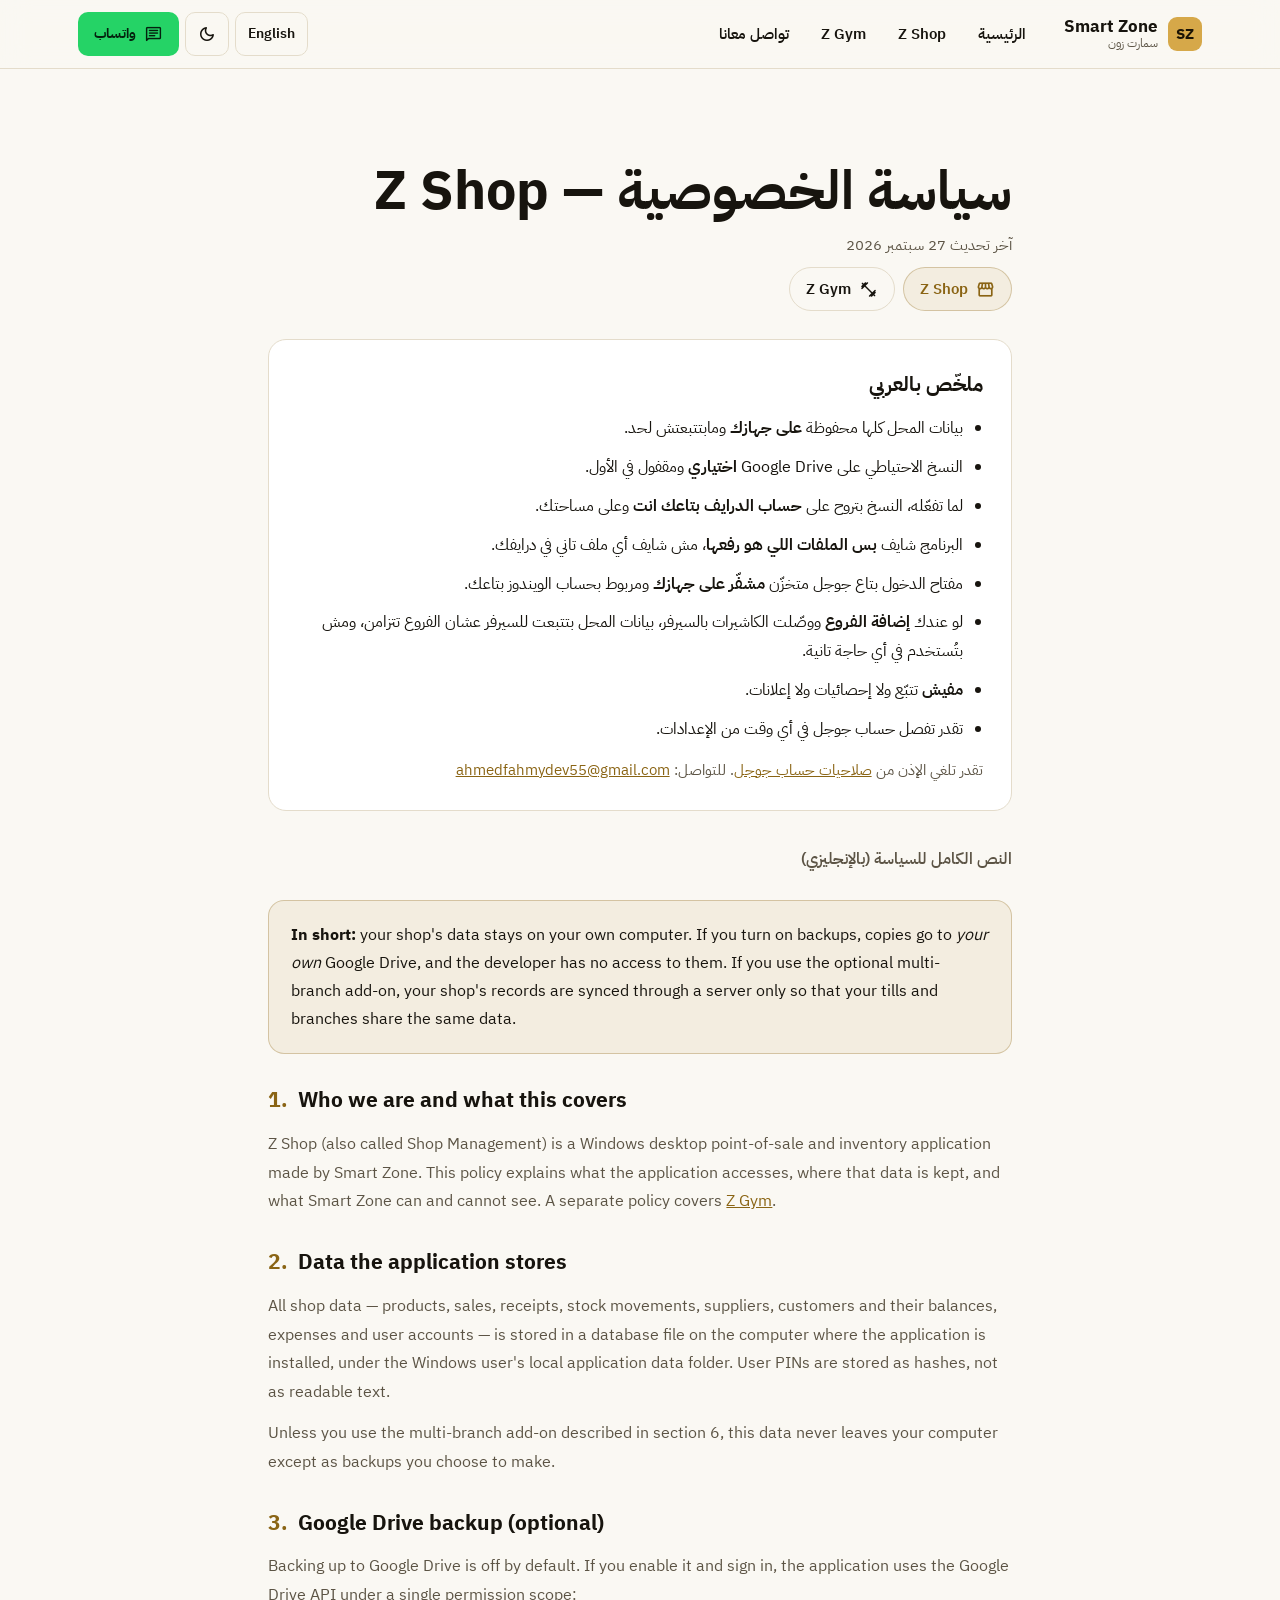
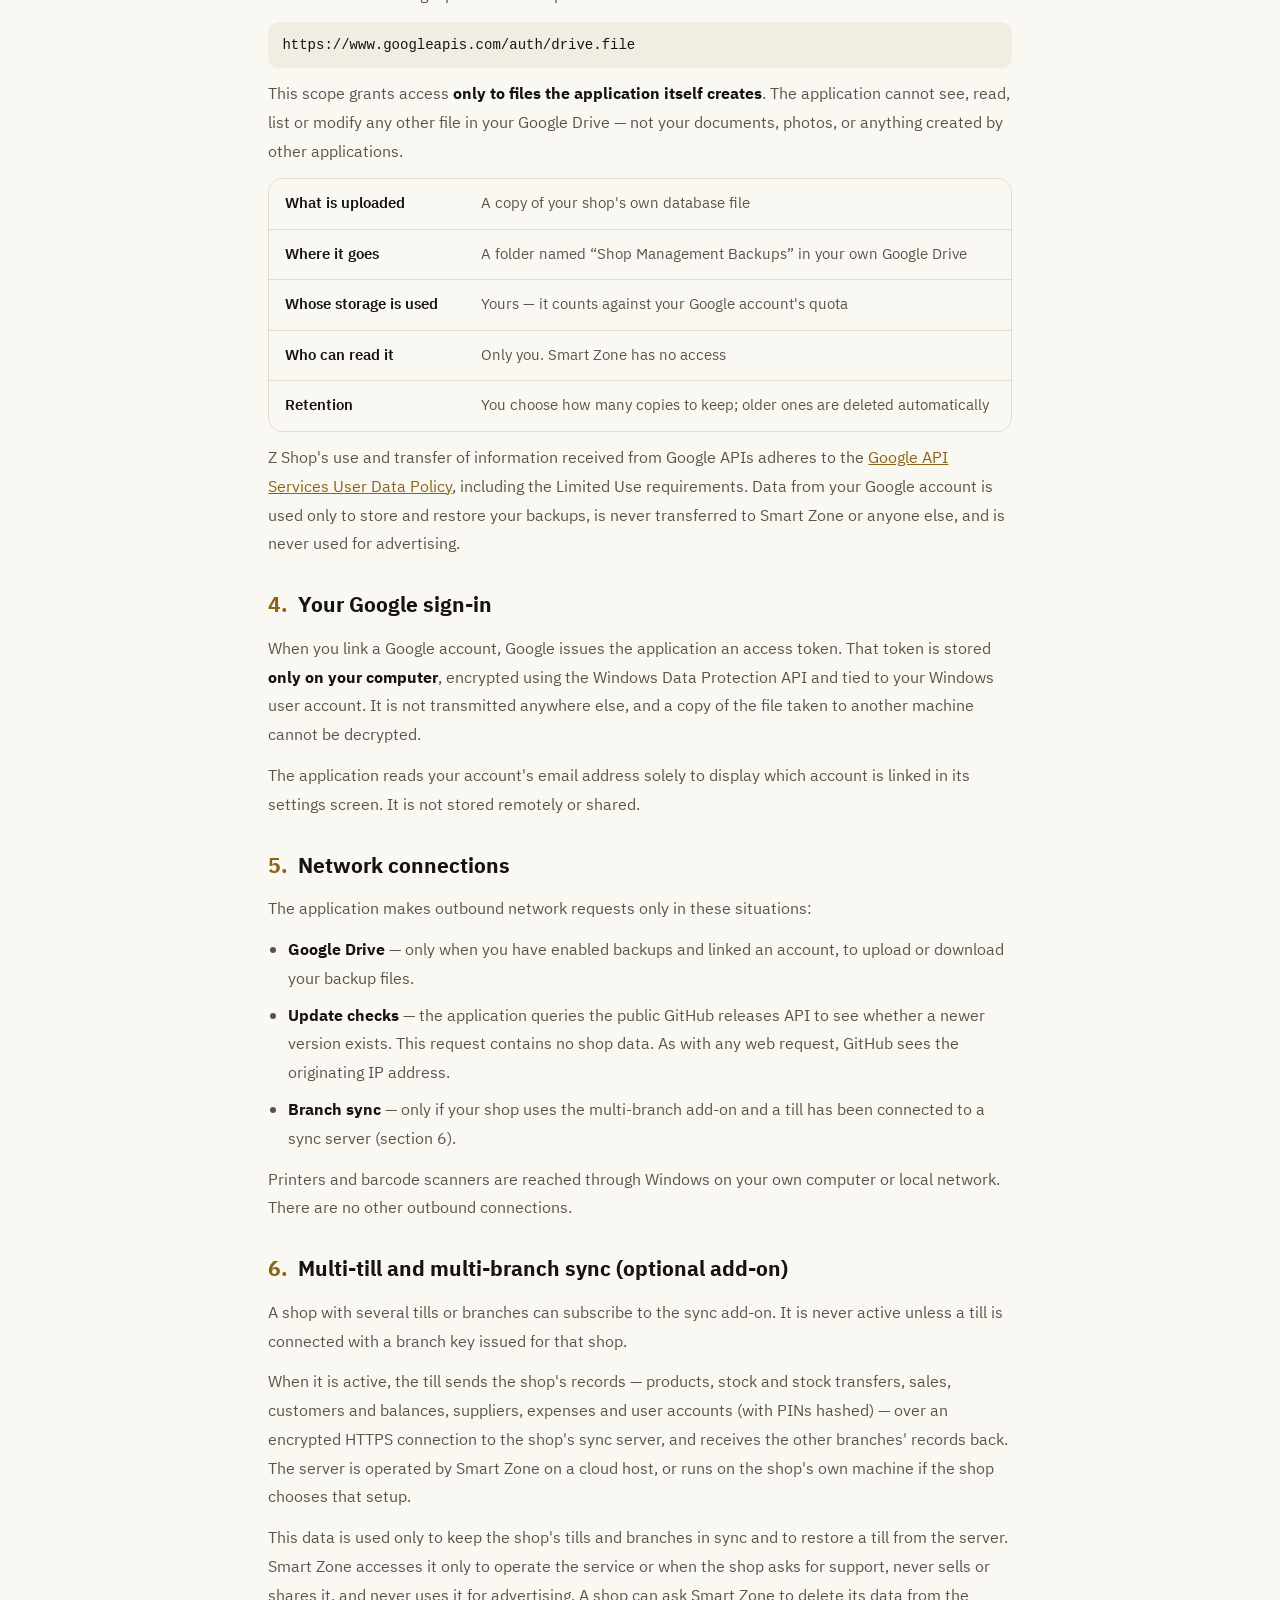
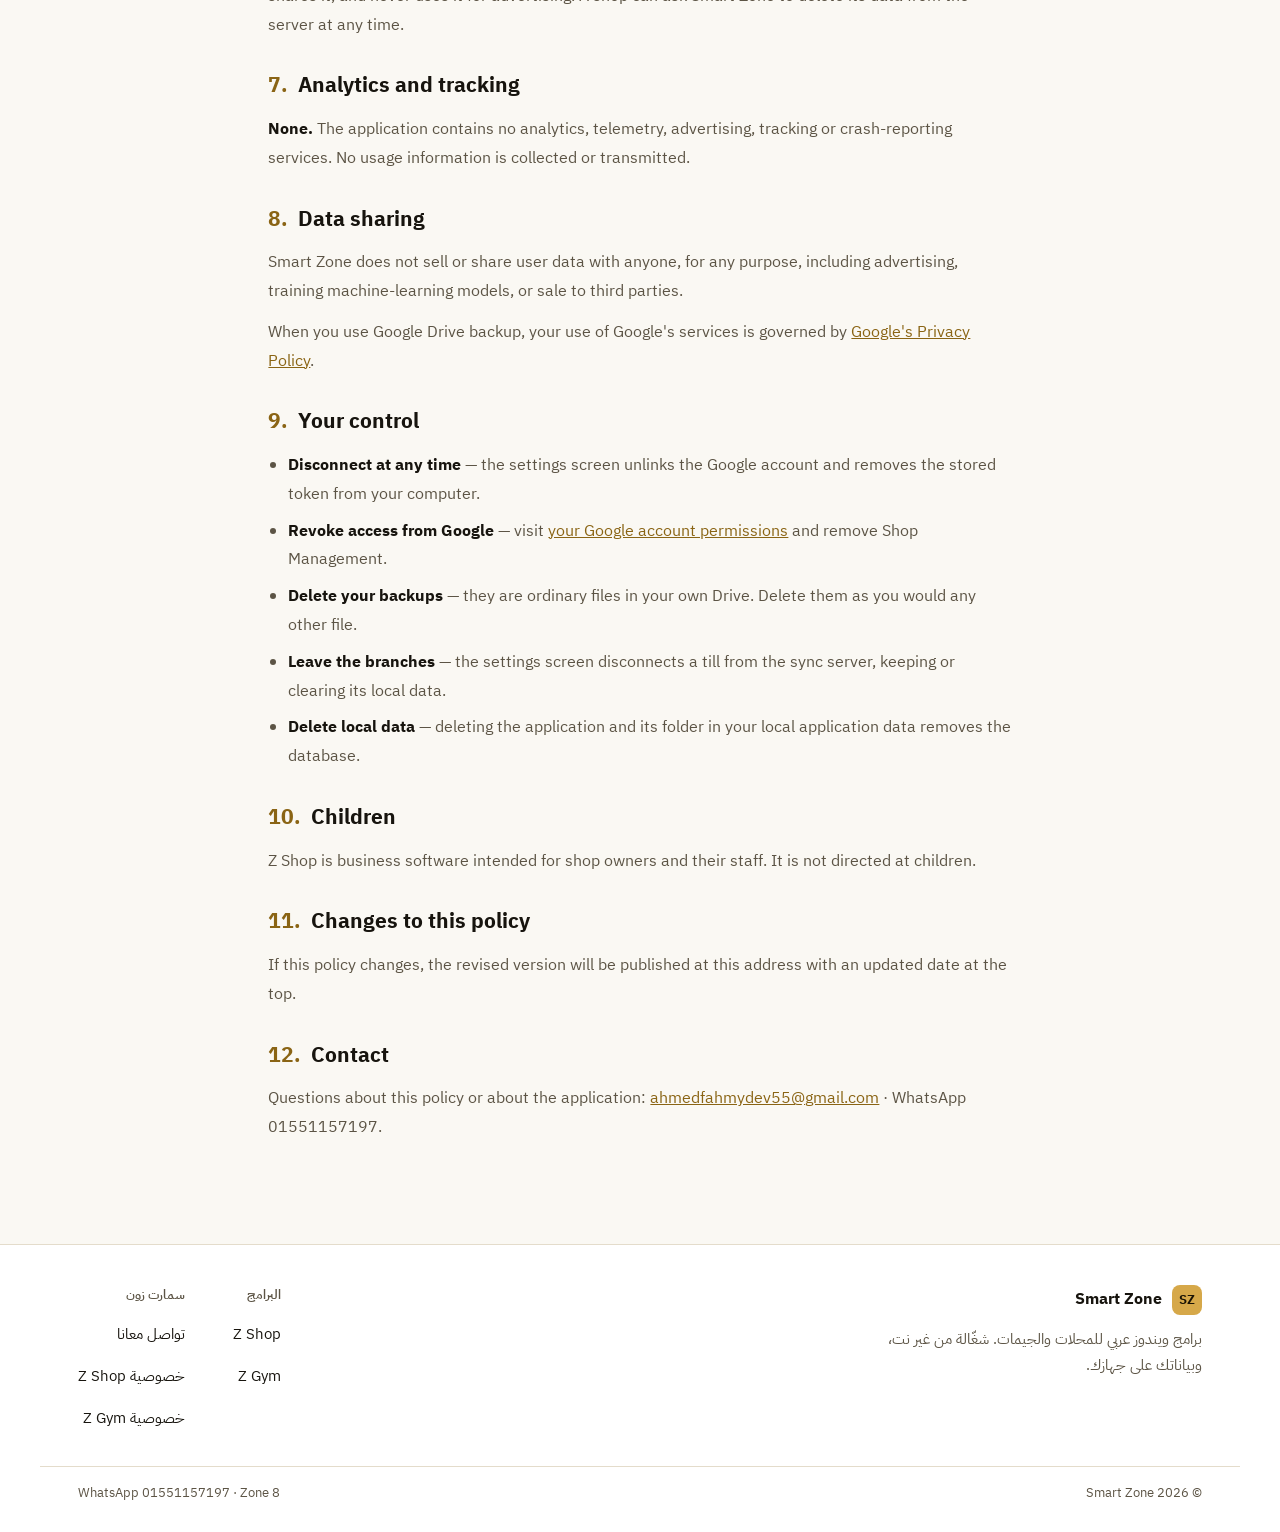
<file: privacy.html>
<!DOCTYPE html>
<html lang="ar" dir="rtl">
<head>
<meta charset="utf-8">
<meta name="viewport" content="width=device-width, initial-scale=1">
<title>سياسة الخصوصية — Z Shop | سمارت زون</title>
<meta name="description" content="Privacy policy for Z Shop (Shop Management): data stays on your PC; optional Google Drive backup uses the drive.file scope only.">
<meta name="sz-title-ar" content="سياسة الخصوصية — Z Shop | سمارت زون">
<meta name="sz-title-en" content="Privacy Policy — Z Shop | Smart Zone">
<meta name="theme-color" content="#0D0C0A">
<script>try{var t=localStorage.getItem('sz-theme');if(t)document.documentElement.setAttribute('data-theme',t);var l=new URLSearchParams(location.search).get('lang')||localStorage.getItem('sz-lang');if(l==='en'){document.documentElement.lang='en';document.documentElement.dir='ltr';}}catch(e){}</script>
<link rel="preconnect" href="https://fonts.googleapis.com">
<link rel="preconnect" href="https://fonts.gstatic.com" crossorigin>
<link rel="stylesheet" href="https://fonts.googleapis.com/css2?family=IBM+Plex+Sans+Arabic:wght@400;500;600;700&amp;display=swap">
<link rel="stylesheet" href="https://fonts.googleapis.com/css2?family=Material+Symbols+Rounded:opsz,wght,FILL,GRAD@24,400,0,0&amp;icon_names=account_balance_wallet,arrow_back,arrow_forward,assignment_return,backup,badge,bar_chart,card_membership,chat,check,check_circle,chevron_left,chevron_right,close,cloud_sync,dark_mode,description,desktop_windows,download,expand_more,fingerprint,fitness_center,folder,groups,inventory_2,key,light_mode,local_shipping,location_on,lock,mail,menu,monitoring,new_releases,palette,payments,point_of_sale,print,qr_code_scanner,redeem,schedule,sell,shield,smartphone,storefront,system_update,translate,warehouse,warning,wifi_off&amp;display=block">
<link rel="stylesheet" href="assets/css/site.css">
</head>
<body data-page="privacy-shop" data-root="">
<header id="site-header" class="site-header"></header>
<main id="app"><article class="policy" data-screen-label="Privacy">
  <header id="policy-head">
    <h1>Privacy Policy — Z Shop (Shop Management)</h1>
    <p class="meta">Last updated 27 September 2026</p>
  </header>

  <div class="ar-sum" dir="rtl" lang="ar">
    <h2>ملخّص بالعربي</h2>
    <ul>
      <li>بيانات المحل كلها محفوظة <strong>على جهازك</strong> ومابتتبعتش لحد.</li>
      <li>النسخ الاحتياطي على ⁦Google Drive⁩ <strong>اختياري</strong> ومقفول في الأول.</li>
      <li>لما تفعّله، النسخ بتروح على <strong>حساب الدرايف بتاعك انت</strong> وعلى مساحتك.</li>
      <li>البرنامج شايف <strong>بس الملفات اللي هو رفعها</strong>، مش شايف أي ملف تاني في درايفك.</li>
      <li>مفتاح الدخول بتاع جوجل متخزّن <strong>مشفّر على جهازك</strong> ومربوط بحساب الويندوز بتاعك.</li>
      <li>لو عندك <strong>إضافة الفروع</strong> ووصّلت الكاشيرات بالسيرفر، بيانات المحل بتتبعت للسيرفر عشان الفروع تتزامن، ومش بتُستخدم في أي حاجة تانية.</li>
      <li><strong>مفيش</strong> تتبّع ولا إحصائيات ولا إعلانات.</li>
      <li>تقدر تفصل حساب جوجل في أي وقت من الإعدادات.</li>
    </ul>
    <p>تقدر تلغي الإذن من <a href="https://myaccount.google.com/permissions" target="_blank" rel="noopener">صلاحيات حساب جوجل</a>. للتواصل: <a href="mailto:ahmedfahmydev55@gmail.com">ahmedfahmydev55@gmail.com</a></p>
  </div>

  <h2 id="policy-note" class="policy-note">النص الكامل للسياسة (بالإنجليزي)</h2>

  <div class="policy-en" dir="ltr" lang="en">
    <div class="short"><strong>In short:</strong> your shop's data stays on your own computer. If you turn on backups, copies go to <em>your own</em> Google Drive, and the developer has no access to them. If you use the optional multi-branch add-on, your shop's records are synced through a server only so that your tills and branches share the same data.</div>

    <section>
      <h2><span>1.</span>Who we are and what this covers</h2>
      <p>Z Shop (also called Shop Management) is a Windows desktop point-of-sale and inventory application made by Smart Zone. This policy explains what the application accesses, where that data is kept, and what Smart Zone can and cannot see. A separate policy covers <a href="gym/privacy.html">Z Gym</a>.</p>
    </section>

    <section>
      <h2><span>2.</span>Data the application stores</h2>
      <p>All shop data — products, sales, receipts, stock movements, suppliers, customers and their balances, expenses and user accounts — is stored in a database file on the computer where the application is installed, under the Windows user's local application data folder. User PINs are stored as hashes, not as readable text.</p>
      <p>Unless you use the multi-branch add-on described in section 6, this data never leaves your computer except as backups you choose to make.</p>
    </section>

    <section>
      <h2><span>3.</span>Google Drive backup (optional)</h2>
      <p>Backing up to Google Drive is off by default. If you enable it and sign in, the application uses the Google Drive API under a single permission scope:</p>
      <code>https://www.googleapis.com/auth/drive.file</code>
      <p>This scope grants access <strong>only to files the application itself creates</strong>. The application cannot see, read, list or modify any other file in your Google Drive — not your documents, photos, or anything created by other applications.</p>
      <dl>
        <div><dt>What is uploaded</dt><dd>A copy of your shop's own database file</dd></div>
        <div><dt>Where it goes</dt><dd>A folder named “Shop Management Backups” in your own Google Drive</dd></div>
        <div><dt>Whose storage is used</dt><dd>Yours — it counts against your Google account's quota</dd></div>
        <div><dt>Who can read it</dt><dd>Only you. Smart Zone has no access</dd></div>
        <div><dt>Retention</dt><dd>You choose how many copies to keep; older ones are deleted automatically</dd></div>
      </dl>
      <p>Z Shop's use and transfer of information received from Google APIs adheres to the <a href="https://developers.google.com/terms/api-services-user-data-policy" target="_blank" rel="noopener">Google API Services User Data Policy</a>, including the Limited Use requirements. Data from your Google account is used only to store and restore your backups, is never transferred to Smart Zone or anyone else, and is never used for advertising.</p>
    </section>

    <section>
      <h2><span>4.</span>Your Google sign-in</h2>
      <p>When you link a Google account, Google issues the application an access token. That token is stored <strong>only on your computer</strong>, encrypted using the Windows Data Protection API and tied to your Windows user account. It is not transmitted anywhere else, and a copy of the file taken to another machine cannot be decrypted.</p>
      <p>The application reads your account's email address solely to display which account is linked in its settings screen. It is not stored remotely or shared.</p>
    </section>

    <section>
      <h2><span>5.</span>Network connections</h2>
      <p>The application makes outbound network requests only in these situations:</p>
      <ul>
        <li><strong>Google Drive</strong> — only when you have enabled backups and linked an account, to upload or download your backup files.</li>
        <li><strong>Update checks</strong> — the application queries the public GitHub releases API to see whether a newer version exists. This request contains no shop data. As with any web request, GitHub sees the originating IP address.</li>
        <li><strong>Branch sync</strong> — only if your shop uses the multi-branch add-on and a till has been connected to a sync server (section 6).</li>
      </ul>
      <p>Printers and barcode scanners are reached through Windows on your own computer or local network. There are no other outbound connections.</p>
    </section>

    <section>
      <h2><span>6.</span>Multi-till and multi-branch sync (optional add-on)</h2>
      <p>A shop with several tills or branches can subscribe to the sync add-on. It is never active unless a till is connected with a branch key issued for that shop.</p>
      <p>When it is active, the till sends the shop's records — products, stock and stock transfers, sales, customers and balances, suppliers, expenses and user accounts (with PINs hashed) — over an encrypted HTTPS connection to the shop's sync server, and receives the other branches' records back. The server is operated by Smart Zone on a cloud host, or runs on the shop's own machine if the shop chooses that setup.</p>
      <p>This data is used only to keep the shop's tills and branches in sync and to restore a till from the server. Smart Zone accesses it only to operate the service or when the shop asks for support, never sells or shares it, and never uses it for advertising. A shop can ask Smart Zone to delete its data from the server at any time.</p>
    </section>

    <section>
      <h2><span>7.</span>Analytics and tracking</h2>
      <p><strong>None.</strong> The application contains no analytics, telemetry, advertising, tracking or crash-reporting services. No usage information is collected or transmitted.</p>
    </section>

    <section>
      <h2><span>8.</span>Data sharing</h2>
      <p>Smart Zone does not sell or share user data with anyone, for any purpose, including advertising, training machine-learning models, or sale to third parties.</p>
      <p>When you use Google Drive backup, your use of Google's services is governed by <a href="https://policies.google.com/privacy" target="_blank" rel="noopener">Google's Privacy Policy</a>.</p>
    </section>

    <section>
      <h2><span>9.</span>Your control</h2>
      <ul>
        <li><strong>Disconnect at any time</strong> — the settings screen unlinks the Google account and removes the stored token from your computer.</li>
        <li><strong>Revoke access from Google</strong> — visit <a href="https://myaccount.google.com/permissions" target="_blank" rel="noopener">your Google account permissions</a> and remove Shop Management.</li>
        <li><strong>Delete your backups</strong> — they are ordinary files in your own Drive. Delete them as you would any other file.</li>
        <li><strong>Leave the branches</strong> — the settings screen disconnects a till from the sync server, keeping or clearing its local data.</li>
        <li><strong>Delete local data</strong> — deleting the application and its folder in your local application data removes the database.</li>
      </ul>
    </section>

    <section>
      <h2><span>10.</span>Children</h2>
      <p>Z Shop is business software intended for shop owners and their staff. It is not directed at children.</p>
    </section>

    <section>
      <h2><span>11.</span>Changes to this policy</h2>
      <p>If this policy changes, the revised version will be published at this address with an updated date at the top.</p>
    </section>

    <section>
      <h2><span>12.</span>Contact</h2>
      <p>Questions about this policy or about the application: <a href="mailto:ahmedfahmydev55@gmail.com">ahmedfahmydev55@gmail.com</a> · WhatsApp <span dir="ltr">01551157197</span>.</p>
    </section>
  </div>
</article>
</main>
<footer id="site-footer" class="site-footer"></footer>
<div id="site-fab"></div>
<script src="assets/js/site.js"></script>
</body>
</html>
</file>
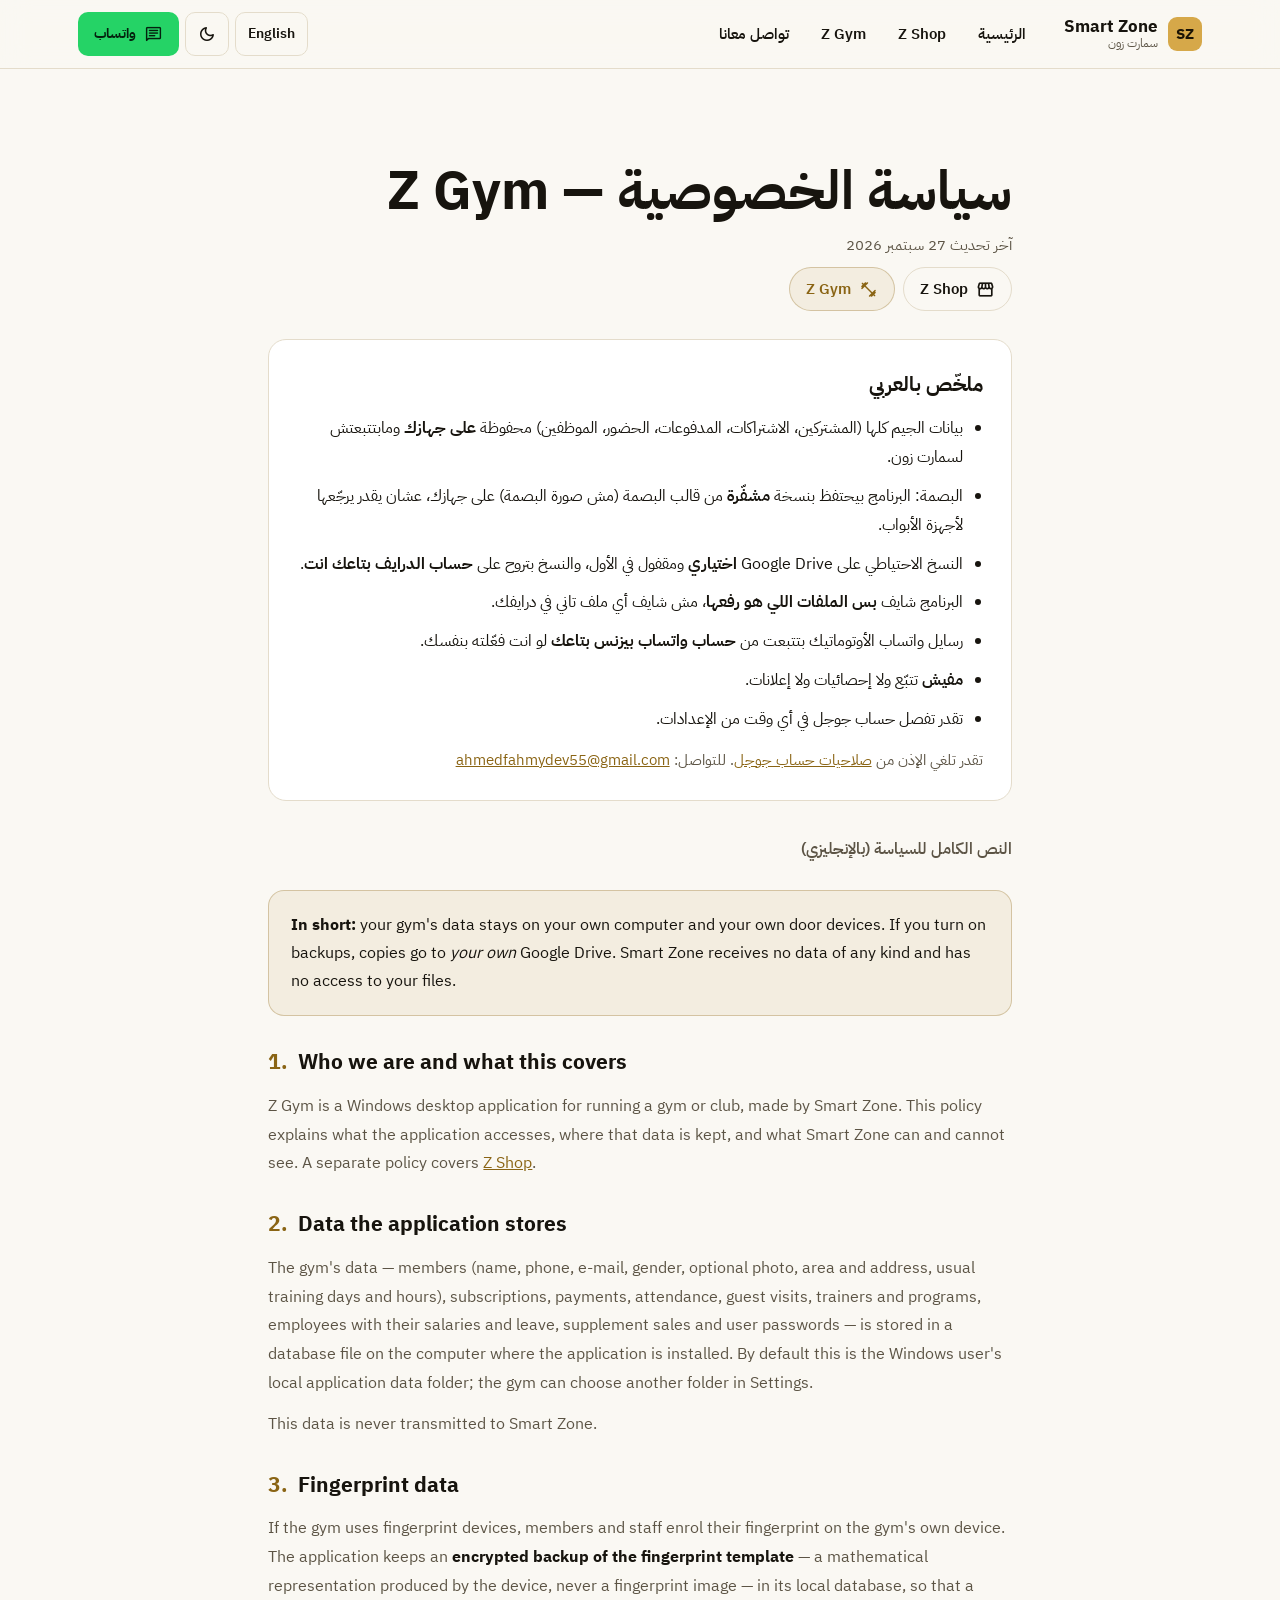
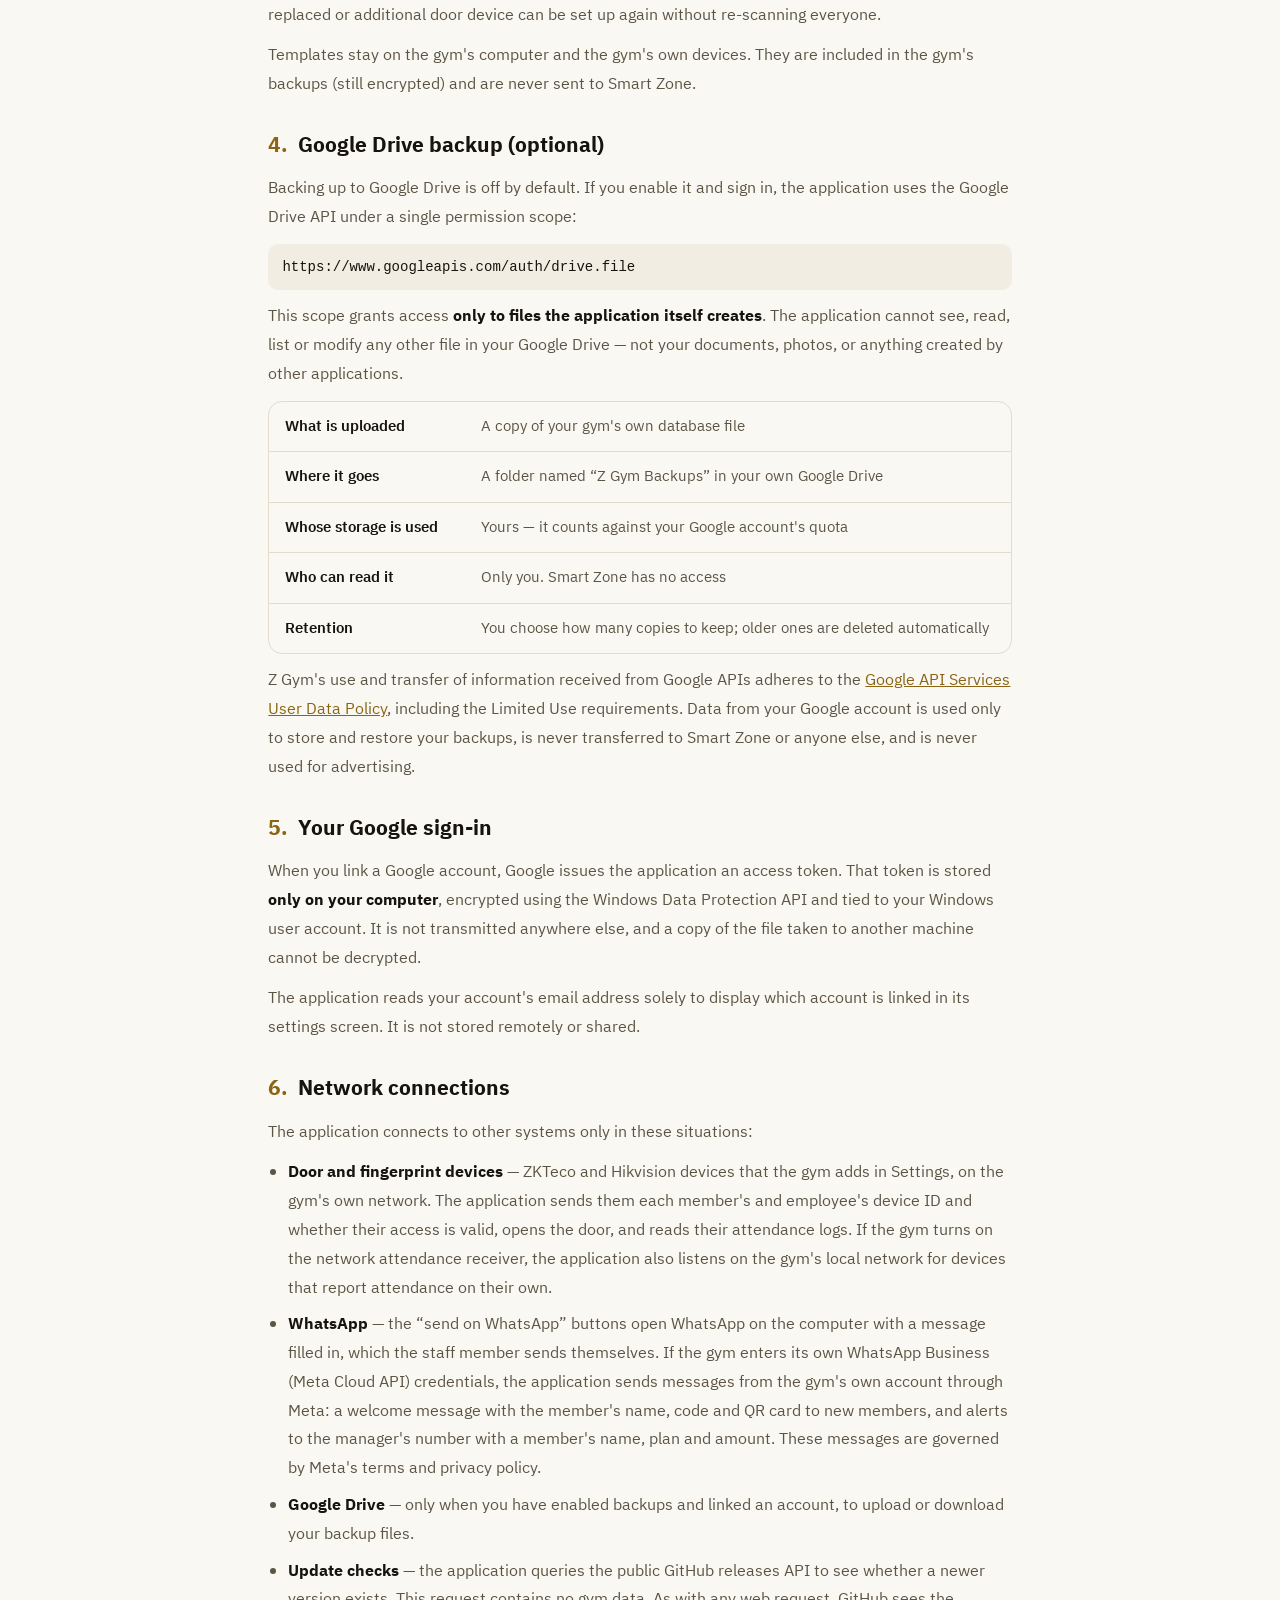
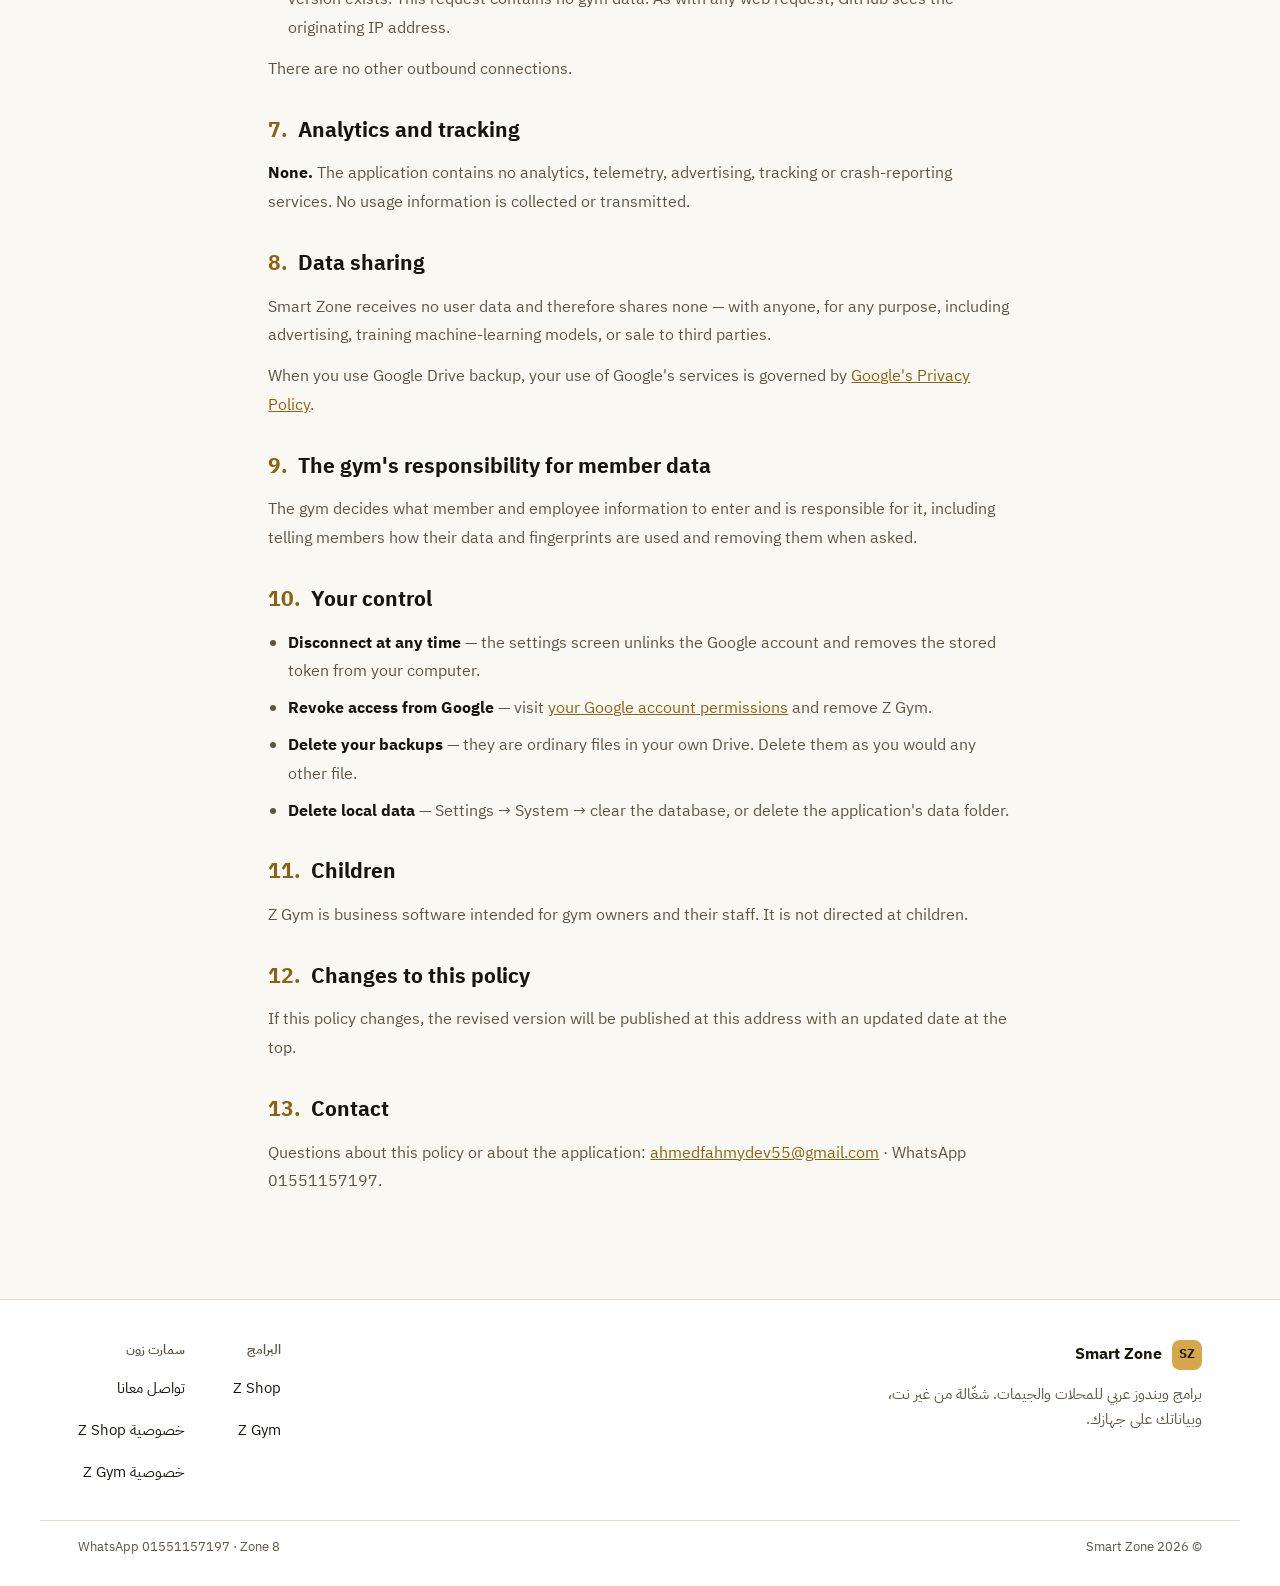
<file: gym/privacy.html>
<!DOCTYPE html>
<html lang="ar" dir="rtl">
<head>
<meta charset="utf-8">
<meta name="viewport" content="width=device-width, initial-scale=1">
<title>سياسة الخصوصية — Z Gym | سمارت زون</title>
<meta name="description" content="Privacy policy for Z Gym: data stays on your PC and your own door devices; optional Google Drive backup uses the drive.file scope only.">
<meta name="sz-title-ar" content="سياسة الخصوصية — Z Gym | سمارت زون">
<meta name="sz-title-en" content="Privacy Policy — Z Gym | Smart Zone">
<meta name="theme-color" content="#0D0C0A">
<script>try{var t=localStorage.getItem('sz-theme');if(t)document.documentElement.setAttribute('data-theme',t);var l=new URLSearchParams(location.search).get('lang')||localStorage.getItem('sz-lang');if(l==='en'){document.documentElement.lang='en';document.documentElement.dir='ltr';}}catch(e){}</script>
<link rel="preconnect" href="https://fonts.googleapis.com">
<link rel="preconnect" href="https://fonts.gstatic.com" crossorigin>
<link rel="stylesheet" href="https://fonts.googleapis.com/css2?family=IBM+Plex+Sans+Arabic:wght@400;500;600;700&amp;display=swap">
<link rel="stylesheet" href="https://fonts.googleapis.com/css2?family=Material+Symbols+Rounded:opsz,wght,FILL,GRAD@24,400,0,0&amp;icon_names=account_balance_wallet,arrow_back,arrow_forward,assignment_return,backup,badge,bar_chart,card_membership,chat,check,check_circle,chevron_left,chevron_right,close,cloud_sync,dark_mode,description,desktop_windows,download,expand_more,fingerprint,fitness_center,folder,groups,inventory_2,key,light_mode,local_shipping,location_on,lock,mail,menu,monitoring,new_releases,palette,payments,point_of_sale,print,qr_code_scanner,redeem,schedule,sell,shield,smartphone,storefront,system_update,translate,warehouse,warning,wifi_off&amp;display=block">
<link rel="stylesheet" href="../assets/css/site.css">
</head>
<body data-page="privacy-gym" data-root="../">
<header id="site-header" class="site-header"></header>
<main id="app"><article class="policy" data-screen-label="Privacy">
  <header id="policy-head">
    <h1>Privacy Policy — Z Gym</h1>
    <p class="meta">Last updated 27 September 2026</p>
  </header>

  <div class="ar-sum" dir="rtl" lang="ar">
    <h2>ملخّص بالعربي</h2>
    <ul>
      <li>بيانات الجيم كلها (المشتركين، الاشتراكات، المدفوعات، الحضور، الموظفين) محفوظة <strong>على جهازك</strong> ومابتتبعتش لسمارت زون.</li>
      <li>البصمة: البرنامج بيحتفظ بنسخة <strong>مشفّرة</strong> من قالب البصمة (مش صورة البصمة) على جهازك، عشان يقدر يرجّعها لأجهزة الأبواب.</li>
      <li>النسخ الاحتياطي على ⁦Google Drive⁩ <strong>اختياري</strong> ومقفول في الأول، والنسخ بتروح على <strong>حساب الدرايف بتاعك انت</strong>.</li>
      <li>البرنامج شايف <strong>بس الملفات اللي هو رفعها</strong>، مش شايف أي ملف تاني في درايفك.</li>
      <li>رسايل واتساب الأوتوماتيك بتتبعت من <strong>حساب واتساب بيزنس بتاعك</strong> لو انت فعّلته بنفسك.</li>
      <li><strong>مفيش</strong> تتبّع ولا إحصائيات ولا إعلانات.</li>
      <li>تقدر تفصل حساب جوجل في أي وقت من الإعدادات.</li>
    </ul>
    <p>تقدر تلغي الإذن من <a href="https://myaccount.google.com/permissions" target="_blank" rel="noopener">صلاحيات حساب جوجل</a>. للتواصل: <a href="mailto:ahmedfahmydev55@gmail.com">ahmedfahmydev55@gmail.com</a></p>
  </div>

  <h2 id="policy-note" class="policy-note">النص الكامل للسياسة (بالإنجليزي)</h2>

  <div class="policy-en" dir="ltr" lang="en">
    <div class="short"><strong>In short:</strong> your gym's data stays on your own computer and your own door devices. If you turn on backups, copies go to <em>your own</em> Google Drive. Smart Zone receives no data of any kind and has no access to your files.</div>

    <section>
      <h2><span>1.</span>Who we are and what this covers</h2>
      <p>Z Gym is a Windows desktop application for running a gym or club, made by Smart Zone. This policy explains what the application accesses, where that data is kept, and what Smart Zone can and cannot see. A separate policy covers <a href="../privacy.html">Z Shop</a>.</p>
    </section>

    <section>
      <h2><span>2.</span>Data the application stores</h2>
      <p>The gym's data — members (name, phone, e-mail, gender, optional photo, area and address, usual training days and hours), subscriptions, payments, attendance, guest visits, trainers and programs, employees with their salaries and leave, supplement sales and user passwords — is stored in a database file on the computer where the application is installed. By default this is the Windows user's local application data folder; the gym can choose another folder in Settings.</p>
      <p>This data is never transmitted to Smart Zone.</p>
    </section>

    <section>
      <h2><span>3.</span>Fingerprint data</h2>
      <p>If the gym uses fingerprint devices, members and staff enrol their fingerprint on the gym's own device. The application keeps an <strong>encrypted backup of the fingerprint template</strong> — a mathematical representation produced by the device, never a fingerprint image — in its local database, so that a replaced or additional door device can be set up again without re-scanning everyone.</p>
      <p>Templates stay on the gym's computer and the gym's own devices. They are included in the gym's backups (still encrypted) and are never sent to Smart Zone.</p>
    </section>

    <section>
      <h2><span>4.</span>Google Drive backup (optional)</h2>
      <p>Backing up to Google Drive is off by default. If you enable it and sign in, the application uses the Google Drive API under a single permission scope:</p>
      <code>https://www.googleapis.com/auth/drive.file</code>
      <p>This scope grants access <strong>only to files the application itself creates</strong>. The application cannot see, read, list or modify any other file in your Google Drive — not your documents, photos, or anything created by other applications.</p>
      <dl>
        <div><dt>What is uploaded</dt><dd>A copy of your gym's own database file</dd></div>
        <div><dt>Where it goes</dt><dd>A folder named “Z Gym Backups” in your own Google Drive</dd></div>
        <div><dt>Whose storage is used</dt><dd>Yours — it counts against your Google account's quota</dd></div>
        <div><dt>Who can read it</dt><dd>Only you. Smart Zone has no access</dd></div>
        <div><dt>Retention</dt><dd>You choose how many copies to keep; older ones are deleted automatically</dd></div>
      </dl>
      <p>Z Gym's use and transfer of information received from Google APIs adheres to the <a href="https://developers.google.com/terms/api-services-user-data-policy" target="_blank" rel="noopener">Google API Services User Data Policy</a>, including the Limited Use requirements. Data from your Google account is used only to store and restore your backups, is never transferred to Smart Zone or anyone else, and is never used for advertising.</p>
    </section>

    <section>
      <h2><span>5.</span>Your Google sign-in</h2>
      <p>When you link a Google account, Google issues the application an access token. That token is stored <strong>only on your computer</strong>, encrypted using the Windows Data Protection API and tied to your Windows user account. It is not transmitted anywhere else, and a copy of the file taken to another machine cannot be decrypted.</p>
      <p>The application reads your account's email address solely to display which account is linked in its settings screen. It is not stored remotely or shared.</p>
    </section>

    <section>
      <h2><span>6.</span>Network connections</h2>
      <p>The application connects to other systems only in these situations:</p>
      <ul>
        <li><strong>Door and fingerprint devices</strong> — ZKTeco and Hikvision devices that the gym adds in Settings, on the gym's own network. The application sends them each member's and employee's device ID and whether their access is valid, opens the door, and reads their attendance logs. If the gym turns on the network attendance receiver, the application also listens on the gym's local network for devices that report attendance on their own.</li>
        <li><strong>WhatsApp</strong> — the “send on WhatsApp” buttons open WhatsApp on the computer with a message filled in, which the staff member sends themselves. If the gym enters its own WhatsApp Business (Meta Cloud API) credentials, the application sends messages from the gym's own account through Meta: a welcome message with the member's name, code and QR card to new members, and alerts to the manager's number with a member's name, plan and amount. These messages are governed by Meta's terms and privacy policy.</li>
        <li><strong>Google Drive</strong> — only when you have enabled backups and linked an account, to upload or download your backup files.</li>
        <li><strong>Update checks</strong> — the application queries the public GitHub releases API to see whether a newer version exists. This request contains no gym data. As with any web request, GitHub sees the originating IP address.</li>
      </ul>
      <p>There are no other outbound connections.</p>
    </section>

    <section>
      <h2><span>7.</span>Analytics and tracking</h2>
      <p><strong>None.</strong> The application contains no analytics, telemetry, advertising, tracking or crash-reporting services. No usage information is collected or transmitted.</p>
    </section>

    <section>
      <h2><span>8.</span>Data sharing</h2>
      <p>Smart Zone receives no user data and therefore shares none — with anyone, for any purpose, including advertising, training machine-learning models, or sale to third parties.</p>
      <p>When you use Google Drive backup, your use of Google's services is governed by <a href="https://policies.google.com/privacy" target="_blank" rel="noopener">Google's Privacy Policy</a>.</p>
    </section>

    <section>
      <h2><span>9.</span>The gym's responsibility for member data</h2>
      <p>The gym decides what member and employee information to enter and is responsible for it, including telling members how their data and fingerprints are used and removing them when asked.</p>
    </section>

    <section>
      <h2><span>10.</span>Your control</h2>
      <ul>
        <li><strong>Disconnect at any time</strong> — the settings screen unlinks the Google account and removes the stored token from your computer.</li>
        <li><strong>Revoke access from Google</strong> — visit <a href="https://myaccount.google.com/permissions" target="_blank" rel="noopener">your Google account permissions</a> and remove Z Gym.</li>
        <li><strong>Delete your backups</strong> — they are ordinary files in your own Drive. Delete them as you would any other file.</li>
        <li><strong>Delete local data</strong> — Settings → System → clear the database, or delete the application's data folder.</li>
      </ul>
    </section>

    <section>
      <h2><span>11.</span>Children</h2>
      <p>Z Gym is business software intended for gym owners and their staff. It is not directed at children.</p>
    </section>

    <section>
      <h2><span>12.</span>Changes to this policy</h2>
      <p>If this policy changes, the revised version will be published at this address with an updated date at the top.</p>
    </section>

    <section>
      <h2><span>13.</span>Contact</h2>
      <p>Questions about this policy or about the application: <a href="mailto:ahmedfahmydev55@gmail.com">ahmedfahmydev55@gmail.com</a> · WhatsApp <span dir="ltr">01551157197</span>.</p>
    </section>
  </div>
</article>
</main>
<footer id="site-footer" class="site-footer"></footer>
<div id="site-fab"></div>
<script src="../assets/js/site.js"></script>
</body>
</html>
</file>
<file: assets/css/site.css>
/* Smart Zone site. Tokens and components follow the "Smart Zone Site" design. */

:root {
  --bg: #0D0C0A; --bgBlur: rgba(13,12,10,.84); --surface: #15130F; --surface2: #1F1C15;
  --line: #2E2920; --text: #F5F0E6; --muted: #ADA491; --gold: #DDB25A; --goldBtn: #D6A849;
  --goldBtnHover: #E4BA5E; --onGold: #1A1305; --goldSoft: rgba(221,178,90,.10);
  --goldLine: rgba(221,178,90,.34); --wa: #25D366; --onWa: #04210E;
  --stripe: rgba(255,255,255,.045); --shadow: 0 30px 60px -30px rgba(0,0,0,.8);
  color-scheme: dark;
}
@media (prefers-color-scheme: light) {
  :root:not([data-theme="dark"]) {
    --bg: #FAF8F3; --bgBlur: rgba(250,248,243,.86); --surface: #FFFFFF; --surface2: #F2EDE2;
    --line: #E4DCCB; --text: #17140E; --muted: #5C5445; --gold: #8A6414; --goldBtn: #D6A849;
    --goldBtnHover: #C99A3B; --onGold: #1A1305; --goldSoft: rgba(176,130,40,.09);
    --goldLine: rgba(138,100,20,.30); --stripe: rgba(60,45,10,.05);
    --shadow: 0 30px 60px -34px rgba(60,45,10,.35);
    color-scheme: light;
  }
}
:root[data-theme="light"] {
  --bg: #FAF8F3; --bgBlur: rgba(250,248,243,.86); --surface: #FFFFFF; --surface2: #F2EDE2;
  --line: #E4DCCB; --text: #17140E; --muted: #5C5445; --gold: #8A6414; --goldBtn: #D6A849;
  --goldBtnHover: #C99A3B; --onGold: #1A1305; --goldSoft: rgba(176,130,40,.09);
  --goldLine: rgba(138,100,20,.30); --stripe: rgba(60,45,10,.05);
  --shadow: 0 30px 60px -34px rgba(60,45,10,.35);
  color-scheme: light;
}

html, body { margin: 0; padding: 0; }
html { scroll-padding-top: 84px; }
* { box-sizing: border-box; }
body {
  background: var(--bg); color: var(--text);
  font-family: 'IBM Plex Sans Arabic', system-ui, sans-serif; font-size: 16px; line-height: 1.6;
  -webkit-font-smoothing: antialiased; -webkit-text-size-adjust: 100%;
  overflow-x: clip; min-height: 100vh; display: flex; flex-direction: column;
}
main { flex: 1 0 auto; }
a { color: inherit; }
img { max-width: 100%; display: block; }
:focus-visible { outline: 2px solid #DDB25A; outline-offset: 3px; border-radius: 8px; }
.ms { font-family: 'Material Symbols Rounded'; font-weight: normal; font-style: normal; line-height: 1;
  letter-spacing: normal; text-transform: none; white-space: nowrap; direction: ltr;
  -webkit-font-feature-settings: 'liga'; font-feature-settings: 'liga'; display: inline-block; flex: none; }
.ltr { direction: ltr; unicode-bidi: isolate; }
.sr-only { position: absolute; width: 1px; height: 1px; overflow: hidden; clip: rect(0 0 0 0); white-space: nowrap; }
.muted { color: var(--muted); }
.gold { color: var(--gold); }

.wrap { max-width: 1200px; margin: 0 auto; padding-inline: clamp(16px, 3vw, 40px); }
.sec { padding-block: clamp(56px, 8vw, 112px); }
.sec-top { padding-top: clamp(56px, 8vw, 104px); }
.band { background: var(--surface); border-block: 1px solid var(--line); }
.eyebrow { font-size: 14px; font-weight: 600; color: var(--gold); }
.sec-head { display: flex; flex-direction: column; gap: 10px; margin-bottom: 32px; }
.h2 { margin: 0; font-size: clamp(28px, 4vw, 42px); line-height: 1.25; font-weight: 700; text-wrap: balance; }
.h2-sm { margin: 0; font-size: clamp(26px, 3.4vw, 36px); line-height: 1.25; font-weight: 700; }

/* ---------- Buttons ---------- */
.btn { display: inline-flex; align-items: center; justify-content: center; gap: 10px; min-height: 52px;
  padding: 0 22px; border-radius: 12px; font: inherit; font-weight: 700; font-size: 16px;
  text-decoration: none; cursor: pointer; border: 0; }
.btn .ms { font-size: 21px; }
.btn-gold { background: var(--goldBtn); color: var(--onGold); }
.btn-gold:hover { background: var(--goldBtnHover); color: var(--onGold); }
.btn-ghost { border: 1px solid var(--line); color: var(--text); font-weight: 600; background: transparent; }
.btn-ghost:hover { background: var(--surface2); }
.btn-wa { background: var(--wa); color: var(--onWa); }
.btn-wa:hover { color: var(--onWa); filter: brightness(1.05); }
.btn-lg { min-height: 56px; font-size: 17px; padding: 0 24px; }
.btn-xl { min-height: 62px; font-size: 18px; padding: 0 30px; border-radius: 14px; gap: 12px;
  box-shadow: 0 10px 30px -12px rgba(214,168,73,.6); }
.btn-xl .ms { font-size: 24px; }
.link-gold { display: inline-flex; align-items: center; gap: 6px; min-height: 44px; color: var(--gold);
  font-weight: 600; font-size: 15px; }
.link-gold .ms { font-size: 19px; }
.pill { align-self: flex-start; display: inline-flex; align-items: center; gap: 8px; padding: 4px 12px;
  border-radius: 999px; font-size: 13px; font-weight: 700; background: var(--goldSoft); color: var(--gold); }
.pill-line { border: 1px solid var(--goldLine); }

/* ---------- Header ---------- */
.site-header { position: sticky; top: 0; z-index: 30; background: var(--bgBlur);
  backdrop-filter: saturate(1.2) blur(14px); -webkit-backdrop-filter: blur(14px); border-bottom: 1px solid var(--line); }
.hdr { height: 68px; display: flex; align-items: center; gap: 24px; }
.brand { display: flex; align-items: center; gap: 10px; text-decoration: none; min-height: 44px; }
.mark { width: 34px; height: 34px; border-radius: 9px; background: var(--goldBtn); color: var(--onGold);
  display: grid; place-items: center; font-weight: 700; font-size: 15px; letter-spacing: -.5px; direction: ltr; }
.brand-txt { display: flex; flex-direction: column; line-height: 1.1; }
.brand-txt b { font-size: 17px; direction: ltr; }
.brand-txt small { font-size: 12px; color: var(--muted); }
.nav-d { display: flex; gap: 4px; }
.nav-d a, .nav-m a { display: flex; align-items: center; border-radius: 10px; font-weight: 600;
  text-decoration: none; color: var(--text); }
.nav-d a { min-height: 44px; padding: 0 14px; font-size: 15px; }
.nav-d a[aria-current="page"], .nav-m a[aria-current="page"] { color: var(--gold); background: var(--goldSoft); }
.hdr-tools { margin-inline-start: auto; display: flex; align-items: center; gap: 6px; }
.icon-btn { min-height: 44px; min-width: 44px; border-radius: 10px; border: 1px solid var(--line);
  background: transparent; color: var(--text); display: grid; place-items: center; cursor: pointer;
  font: inherit; font-size: 14px; font-weight: 600; padding: 0 12px; }
.icon-btn.sq { padding: 0; width: 44px; }
.icon-btn:hover { background: var(--surface2); }
.icon-btn .ms { font-size: 20px; }
.hdr-wa { min-height: 44px; padding: 0 16px; font-size: 14px; border-radius: 10px; gap: 8px; }
.hdr-wa .ms { font-size: 19px; }
.nav-m { border-top: 1px solid var(--line); padding: 8px 16px 16px; flex-direction: column; gap: 2px; background: var(--bg); display: none; }
.nav-m.open { display: flex; }
.nav-m a { min-height: 52px; padding: 0 12px; font-size: 17px; }
.nav-m .btn-wa { margin-top: 8px; min-height: 52px; justify-content: center; }
.only-m { display: none; }
@media (max-width: 759px) {
  .only-d { display: none !important; }
  .only-m { display: grid; }
}
@media (min-width: 760px) { .nav-m { display: none !important; } }

/* ---------- Hero ---------- */
.hero { padding-top: clamp(40px, 7vw, 104px); padding-bottom: clamp(48px, 7vw, 96px);
  display: flex; flex-wrap: wrap; gap: clamp(36px, 5vw, 64px); align-items: center; }
.hero.product { padding-top: clamp(28px, 5vw, 72px); }
.hero-copy { flex: 1 1 460px; min-width: 0; display: flex; flex-direction: column; gap: 22px; }
.hero-eyebrow { align-self: flex-start; display: inline-flex; align-items: center; gap: 8px; padding: 6px 12px;
  border-radius: 999px; border: 1px solid var(--goldLine); background: var(--goldSoft); color: var(--gold);
  font-size: 14px; font-weight: 600; }
.hero-eyebrow .ms { font-size: 18px; }
.hero h1 { margin: 0; font-size: clamp(36px, 6vw, 66px); line-height: 1.2; font-weight: 700; letter-spacing: -.01em; text-wrap: balance; }
.hero.product h1 { font-size: clamp(34px, 5.2vw, 58px); line-height: 1.22; }
.hero-sub { margin: 0; font-size: clamp(17px, 1.6vw, 20px); line-height: 1.8; color: var(--muted); max-width: 560px; text-wrap: pretty; }
.hero-ctas { display: flex; flex-wrap: wrap; gap: 12px; margin-top: 6px; }
.hero-ctas .btn { min-height: 56px; font-size: 17px; }
.hero-ctas .btn .ms { font-size: 22px; }
.hero-ctas .for { opacity: .75; font-weight: 500; }
.hero-ctas .btn-alt { border: 1px solid var(--line); color: var(--text); background: var(--surface); }
.hero-ctas .btn-alt:hover { background: var(--surface2); }
.checks { list-style: none; margin: 8px 0 0; padding: 0; display: flex; flex-wrap: wrap; gap: 10px 22px; }
.checks li { display: flex; align-items: center; gap: 8px; font-size: 15px; color: var(--muted); }
.checks .ms { font-size: 18px; color: var(--gold); }
.hero-shot { flex: 1 1 440px; min-width: 0; }
.window { border-radius: 16px; border: 1px solid var(--line); background: var(--surface); box-shadow: var(--shadow); overflow: hidden; }
.window-bar { height: 38px; display: flex; align-items: center; gap: 7px; padding: 0 14px; border-bottom: 1px solid var(--line); direction: ltr; }
.window-bar i { width: 10px; height: 10px; border-radius: 50%; background: var(--line); }
.window-bar span { margin-left: 10px; font-size: 12px; color: var(--muted); }
.shot { aspect-ratio: 16/10; background: repeating-linear-gradient(135deg, var(--stripe) 0 10px, transparent 10px 20px);
  display: grid; place-items: center; font-family: ui-monospace, Menlo, monospace; font-size: 12px;
  color: var(--muted); direction: ltr; padding: 12px; text-align: center; }
.shot img { width: 100%; height: 100%; object-fit: cover; object-position: top right; display: block; }
.shot:has(img) { padding: 0; background: var(--surface2); aspect-ratio: 1440 / 743; }

/* ---------- Product cards ---------- */
.cards { display: flex; flex-wrap: wrap; gap: 20px; }
.pcard { flex: 1 1 340px; min-width: 0; display: flex; flex-direction: column; gap: 22px;
  padding: clamp(22px, 2.4vw, 32px); border-radius: 22px; border: 1px solid var(--line); background: var(--surface); }
.pid { display: flex; align-items: center; gap: 14px; }
.plogo { width: 60px; height: 60px; flex: none; border-radius: 16px; border: 1px solid var(--goldLine);
  background: var(--goldSoft); color: var(--gold); display: grid; place-items: center; }
.plogo .ms { font-size: 30px; }
.plogo.lg { width: 64px; height: 64px; border-radius: 18px; }
.plogo.lg .ms { font-size: 32px; }
.pname { display: flex; flex-direction: column; gap: 2px; }
.pname h3, .pname b { margin: 0; font-size: 24px; font-weight: 700; direction: ltr; text-align: start; }
.pname span { font-size: 15px; color: var(--muted); }
.ptag { margin: 0; font-size: 19px; font-weight: 600; line-height: 1.55; text-wrap: balance; }
.ticks { list-style: none; margin: 0; padding: 0; display: flex; flex-direction: column; gap: 10px; }
.ticks li { display: flex; gap: 10px; align-items: flex-start; font-size: 16px; line-height: 1.6; color: var(--muted); }
.ticks .ms { font-size: 20px; color: var(--gold); margin-top: 2px; }
.pcard-ctas { margin-top: auto; display: flex; flex-wrap: wrap; gap: 10px; }
.pcard-ctas .btn { flex: 1 1 150px; }
.pcard .relline { margin: -8px 0 0; font-size: 13px; color: var(--muted); direction: ltr; text-align: start; }
.pcard.more { flex: 1 1 280px; justify-content: center; gap: 12px; border: 1.5px dashed var(--line); background: transparent; }
.pcard.more h3 { margin: 0; font-size: 20px; font-weight: 700; }
.pcard.more p { margin: 0; font-size: 16px; line-height: 1.7; color: var(--muted); }
.pcard.more a { align-self: flex-start; display: inline-flex; min-height: 44px; align-items: center; color: var(--gold);
  font-weight: 600; text-decoration: underline; text-underline-offset: 4px; }

/* ---------- Why / how / testimonials ---------- */
.why-grid { display: grid; grid-template-columns: repeat(auto-fit, minmax(min(100%, 300px), 1fr)); gap: clamp(28px, 3vw, 44px) 32px; }
.why { display: flex; flex-direction: column; gap: 12px; }
.why h3 { margin: 0; font-size: 19px; font-weight: 700; }
.why p { margin: 0; font-size: 16px; line-height: 1.75; color: var(--muted); text-wrap: pretty; }
.why .note { align-self: flex-start; font-size: 13px; font-weight: 600; color: var(--gold); padding: 4px 10px;
  border-radius: 999px; border: 1px solid var(--goldLine); }
.ibox { width: 48px; height: 48px; border-radius: 14px; background: var(--goldSoft); color: var(--gold); display: grid; place-items: center; flex: none; }
.ibox .ms { font-size: 26px; }
.steps { list-style: none; margin: 0; padding: 0; display: grid; grid-template-columns: repeat(auto-fit, minmax(min(100%, 280px), 1fr)); gap: 16px; }
.steps li { display: flex; flex-direction: column; gap: 14px; padding: 26px; border-radius: 20px; border: 1px solid var(--line); background: var(--surface); }
.steps .top { display: flex; align-items: center; justify-content: space-between; }
.num { width: 44px; height: 44px; border-radius: 50%; background: var(--goldBtn); color: var(--onGold); display: grid; place-items: center; font-weight: 700; font-size: 18px; flex: none; }
.steps .top .ms { font-size: 28px; color: var(--gold); }
.steps h3 { margin: 0; font-size: 20px; font-weight: 700; }
.steps p { margin: 0; font-size: 16px; line-height: 1.7; color: var(--muted); }
.quotes { display: grid; grid-template-columns: repeat(auto-fit, minmax(min(100%, 300px), 1fr)); gap: 16px; }
.quotes figure { margin: 0; display: flex; flex-direction: column; gap: 18px; padding: 26px; border-radius: 20px; background: var(--surface2); }
.quotes blockquote { margin: 0; font-size: 17px; line-height: 1.8; color: var(--muted); font-style: italic; }
.quotes figcaption { display: flex; align-items: center; gap: 12px; }
.avatar { width: 44px; height: 44px; border-radius: 50%; border: 1px solid var(--line);
  background: repeating-linear-gradient(135deg, var(--stripe) 0 6px, transparent 6px 12px); }
.quotes figcaption span:last-child { display: flex; flex-direction: column; gap: 2px; }
.quotes strong { font-size: 15px; }
.quotes small { font-size: 13px; color: var(--muted); }

/* ---------- FAQ ---------- */
.faq-wrap { max-width: 820px; }
.faq { border-top: 1px solid var(--line); }
.faq > div { border-bottom: 1px solid var(--line); }
.faq h3 { margin: 0; }
.faq button { width: 100%; min-height: 64px; display: flex; align-items: center; justify-content: space-between; gap: 16px;
  padding: 14px 0; background: transparent; border: 0; color: var(--text); font: inherit; font-size: 17px; font-weight: 600;
  text-align: start; cursor: pointer; }
.faq button .ms { font-size: 24px; color: var(--gold); transition: transform .2s; }
.faq button[aria-expanded="true"] .ms { transform: rotate(180deg); }
.faq [role="region"] { padding: 0 0 20px; font-size: 16px; line-height: 1.8; color: var(--muted); max-width: 680px; }

/* ---------- Dark bands ---------- */
.dark-band { border-radius: 28px; background: #15130E; color: #F5F0E6; padding: clamp(28px, 5vw, 64px);
  display: flex; flex-wrap: wrap; align-items: center; gap: 24px 40px; }
.dark-band h2 { margin: 0; font-size: clamp(26px, 3.4vw, 38px); line-height: 1.3; font-weight: 700; }
.dark-band p { margin: 0; font-size: 17px; line-height: 1.7; color: #C9C0AC; }
.dark-band .txt { flex: 1 1 380px; display: flex; flex-direction: column; gap: 10px; }
.dark-band .acts { display: flex; flex-wrap: wrap; gap: 12px; }
.btn-dark-ghost { border: 1px solid #3A3427; color: #F5F0E6; font-weight: 600; }
.btn-dark-ghost:hover { background: #1F1C15; color: #F5F0E6; }
.gold-band { border-radius: 28px; border: 1px solid var(--goldLine); background: var(--goldSoft); padding: clamp(26px, 5vw, 56px);
  display: flex; flex-wrap: wrap; align-items: center; gap: 24px 40px; }
.gold-band .txt { flex: 1 1 360px; display: flex; flex-direction: column; gap: 8px; }
.gold-band p { margin: 0; font-size: 17px; line-height: 1.7; color: var(--muted); }
.gold-band .acts { display: flex; flex-wrap: wrap; gap: 12px; }

/* ---------- Product page ---------- */
.crumbs { display: flex; gap: 8px; font-size: 14px; color: var(--muted); }
.crumbs a { color: var(--muted); text-decoration: none; }
.dl-block { display: flex; flex-direction: column; gap: 12px; align-items: flex-start; margin-top: 6px; }
.dl-meta { list-style: none; margin: 0; padding: 0; display: flex; flex-wrap: wrap; gap: 6px 18px; font-size: 14px; color: var(--muted); }
.dl-meta li { display: flex; align-items: center; gap: 6px; }
.dl-meta .ms { font-size: 17px; color: var(--gold); }
.dl-meta strong { color: var(--text); font-weight: 600; direction: ltr; unicode-bidi: isolate; }
.dl-skel { display: flex; align-items: center; gap: 10px; min-height: 22px; }
.dl-skel i { height: 10px; border-radius: 5px; background: var(--surface2); animation: pulse 1.2s ease-in-out infinite; }
@keyframes pulse { 50% { opacity: .45; } }
@media (prefers-reduced-motion: reduce) { .dl-skel i { animation: none; } }
.dl-note { margin: 0; font-size: 14px; color: var(--muted); }
.doc-links { display: flex; flex-wrap: wrap; gap: 4px 20px; }
.feat-grid { display: grid; grid-template-columns: repeat(auto-fit, minmax(min(100%, 320px), 1fr)); gap: 16px; }
.feat { display: flex; flex-direction: column; gap: 16px; padding: 24px; border-radius: 20px; border: 1px solid var(--line); background: var(--bg); }
.feat-h { display: flex; align-items: center; gap: 12px; }
.feat-h .ibox { width: 46px; height: 46px; border-radius: 13px; }
.feat-h .ibox .ms { font-size: 25px; }
.feat-h h3 { margin: 0; font-size: 19px; font-weight: 700; line-height: 1.35; }
.feat-h .pill { margin-inline-start: auto; flex: none; border: 1px solid var(--goldLine); align-self: center; }
.dots { list-style: none; margin: 0; padding: 0; display: flex; flex-direction: column; gap: 9px; }
.dots li { display: flex; gap: 10px; font-size: 15.5px; line-height: 1.65; color: var(--muted); }
.dots li::before { content: ""; width: 6px; height: 6px; flex: none; border-radius: 50%; background: var(--gold); margin-top: 10px; }

.mb { border-radius: 28px; background: #15130E; color: #F5F0E6; padding: clamp(26px, 5vw, 64px); display: flex; flex-wrap: wrap;
  gap: 40px; align-items: center; border: 1px solid #2E2920; }
.mb .txt { flex: 1 1 420px; min-width: 0; display: flex; flex-direction: column; gap: 18px; }
.mb .pill { border: 1px solid rgba(221,178,90,.45); color: #DDB25A; background: transparent; }
.mb p { margin: 0; font-size: 17px; line-height: 1.75; color: #C9C0AC; }
.mb .ticks li { color: #E6DFD0; }
.mb .ticks .ms { color: #DDB25A; }
.mb .btn-wa { align-self: flex-start; margin-top: 6px; }
.mb-diag { flex: 1 1 360px; min-width: 0; display: flex; flex-direction: column; align-items: center; }
.mb-row { display: flex; flex-wrap: wrap; justify-content: center; gap: 10px; }
.mb-node { display: flex; align-items: center; gap: 8px; padding: 12px 14px; border-radius: 14px; background: #1F1C15; border: 1px solid #2E2920; font-size: 14px; font-weight: 600; }
.mb-node .ms { font-size: 20px; color: #DDB25A; }
.mb-line { width: 1px; height: 36px; background: linear-gradient(#2E2920, #DDB25A); }
.mb-line.down { background: linear-gradient(#DDB25A, #2E2920); }
.mb-cloud { display: flex; align-items: center; gap: 10px; padding: 14px 20px; border-radius: 999px; background: #DDB25A; color: #1A1305; font-weight: 700; font-size: 15px; }
.mb-cloud .ms { font-size: 22px; }
.mb-cap { margin: 18px 0 0; font-size: 13px; color: #ADA491; text-align: center; }
.mb .btn-gold { align-self: flex-start; margin-top: 6px; }
.mb .phone-note { font-size: 14px; color: #ADA491; }
.phone-frame { flex: 0 1 280px; min-width: 0; display: flex; justify-content: center; align-items: center; }
.phone-frame img { width: 100%; max-width: 260px; height: auto; border-radius: 30px; border: 8px solid #2E2920; background: #1F1C15;
  box-shadow: 0 24px 60px rgba(0,0,0,.45); }

.gallery { display: grid; grid-template-columns: repeat(3, minmax(0, 1fr)); gap: 20px; }
.gallery button { width: 100%; padding: 0; border: 1px solid var(--line); border-radius: 14px; overflow: hidden; background: var(--surface);
  cursor: zoom-in; display: block; color: var(--muted); font: inherit; }
.gallery button:hover { border-color: var(--goldLine); }
.gallery .cap { display: block; margin-top: 10px; font-size: 15px; font-weight: 600; }
@media (max-width: 759px) {
  .gallery { display: flex; gap: 12px; overflow-x: auto; scroll-snap-type: x mandatory; margin: 0 -16px; padding: 0 16px 8px; scroll-padding-inline: 16px; }
  .gallery > div { flex: 0 0 82%; scroll-snap-align: start; }
}
.two-cards { display: grid; grid-template-columns: repeat(auto-fit, minmax(min(100%, 340px), 1fr)); gap: 16px; }
.box { padding: 26px; border-radius: 20px; border: 1px solid var(--line); background: var(--surface); display: flex; flex-direction: column; gap: 14px; }
.box h2 { margin: 0; font-size: 21px; font-weight: 700; display: flex; align-items: center; gap: 10px; }
.box h2 .ms { font-size: 24px; color: var(--gold); }

.guide { list-style: none; margin: 0; padding: 0; display: flex; flex-direction: column; gap: 12px; }
.guide > li { padding: clamp(18px, 2.4vw, 26px); border-radius: 20px; border: 1px solid var(--line); background: var(--surface); }
.guide > li.smart { border-color: var(--goldLine); background: var(--goldSoft); }
.guide .row { display: flex; gap: 16px; align-items: flex-start; }
.onum { width: 40px; height: 40px; flex: none; border-radius: 50%; border: 1.5px solid var(--goldLine); color: var(--gold); display: grid; place-items: center; font-weight: 700; }
.guide .row > div { display: flex; flex-direction: column; gap: 6px; min-width: 0; }
.guide h3 { margin: 0; font-size: 18px; font-weight: 700; line-height: 1.5; }
.guide p { margin: 0; font-size: 16px; line-height: 1.75; color: var(--muted); text-wrap: pretty; }
.ss { margin-top: 20px; display: flex; flex-wrap: wrap; gap: 16px; direction: ltr; }
.ss-win { flex: 1 1 280px; min-width: 0; border-radius: 6px; background: #0F5AA6; color: #FFFFFF; padding: 22px 22px 18px;
  font-family: 'Segoe UI', system-ui, sans-serif; display: flex; flex-direction: column; gap: 12px; position: relative; }
.ss-badge { position: absolute; top: -12px; left: -10px; width: 30px; height: 30px; border-radius: 50%; background: #D6A849; color: #1A1305;
  display: grid; place-items: center; font-weight: 700; font-size: 15px; }
.ss-title { font-size: 20px; font-weight: 600; line-height: 1.25; }
.ss-body { font-size: 13px; line-height: 1.6; color: #E6EEF8; }
.ss-hl { outline: 2px solid #F3C969; outline-offset: 3px; border-radius: 2px; }
.ss-link { align-self: flex-start; font-size: 13px; text-decoration: underline; padding: 0 2px; }
.ss-btns { margin-top: auto; display: flex; justify-content: flex-end; gap: 8px; }
.ss-btn { min-width: 96px; padding: 7px 14px; background: #E8E8E8; color: #1A1A1A; font-size: 13px; text-align: center; }
.ss-btn.run { background: #FFFFFF; color: #0F5AA6; font-weight: 600; }
.ss-note { margin: 14px 0 0 !important; font-size: 14px !important; }

.lb { position: fixed; inset: 0; z-index: 60; background: rgba(8,7,5,.92); display: flex; flex-direction: column; align-items: center;
  justify-content: center; gap: 16px; padding: 16px; }
.lb[hidden] { display: none; }
.lb-top { width: min(100%, 1100px); display: flex; justify-content: space-between; align-items: center; color: #F5F0E6; }
.lb-top span { font-size: 15px; font-weight: 600; }
.lb-top small { color: #ADA491; font-weight: 400; margin-inline-start: 8px; direction: ltr; unicode-bidi: isolate; }
.lb-img { width: min(100%, 1100px); aspect-ratio: 16/10; max-height: 72vh; border-radius: 12px; border: 1px solid #2E2920; overflow: hidden;
  background: #16140F repeating-linear-gradient(135deg, rgba(255,255,255,.04) 0 12px, transparent 12px 24px); display: grid; place-items: center;
  font-family: ui-monospace, Menlo, monospace; font-size: 13px; color: #ADA491; direction: ltr; }
.lb-img img { width: 100%; height: 100%; object-fit: contain; }
.lb-btns { display: flex; gap: 12px; }
.lb-btn { width: 52px; height: 52px; border-radius: 50%; border: 1px solid #3A3427; background: #1F1C15; color: #F5F0E6; display: grid; place-items: center; cursor: pointer; }
.lb-x { width: 44px; height: 44px; background: transparent; }

/* ---------- Download started ---------- */
.narrow { max-width: 760px; margin: 0 auto; padding: clamp(40px, 7vw, 96px) clamp(16px, 3vw, 40px) clamp(56px, 8vw, 104px); display: flex; flex-direction: column; gap: 28px; }
.ds-head { display: flex; flex-direction: column; align-items: flex-start; gap: 16px; }
.ds-icon { width: 64px; height: 64px; border-radius: 50%; background: var(--goldSoft); border: 1px solid var(--goldLine); color: var(--gold); display: grid; place-items: center; }
.ds-icon .ms { font-size: 34px; }
.ds-head h1 { margin: 0; font-size: clamp(32px, 5vw, 52px); line-height: 1.2; font-weight: 700; }
.ds-head p { margin: 0; font-size: 18px; line-height: 1.75; color: var(--muted); }
.ds-head p a { color: var(--gold); font-weight: 600; text-underline-offset: 4px; }
.ds-card { border-radius: 22px; border: 1px solid var(--line); background: var(--surface); padding: clamp(20px, 3vw, 32px); }
.ds-card h2 { margin: 0 0 18px; font-size: 20px; font-weight: 700; }
.ds-steps { list-style: none; margin: 0; padding: 0; display: flex; flex-direction: column; gap: 18px; }
.ds-steps li { display: flex; gap: 14px; align-items: flex-start; }
.ds-steps .num { width: 34px; height: 34px; font-size: 15px; }
.ds-steps li > div { display: flex; flex-direction: column; gap: 8px; padding-top: 4px; min-width: 0; font-size: 16px; line-height: 1.7; }
.chips { display: flex; flex-wrap: wrap; align-items: center; gap: 8px; direction: ltr; font-family: 'Segoe UI', system-ui, sans-serif; font-size: 13px; }
.chips .a { padding: 4px 10px; border-radius: 6px; background: #0F5AA6; color: #fff; text-decoration: underline; }
.chips .b { padding: 4px 10px; border-radius: 4px; background: #fff; color: #0F5AA6; font-weight: 600; border: 1px solid #0F5AA6; }
.chips .ms { font-size: 18px; color: var(--muted); }
.ds-acts { display: flex; flex-wrap: wrap; gap: 12px; }
.ds-acts .btn { flex: 1 1 220px; min-height: 56px; }

/* ---------- Contact ---------- */
.contact { padding-block: clamp(40px, 7vw, 96px) clamp(56px, 8vw, 104px); display: flex; flex-direction: column; gap: 32px; }
.page-head { display: flex; flex-direction: column; gap: 12px; max-width: 640px; }
.page-head h1 { margin: 0; font-size: clamp(34px, 5vw, 56px); line-height: 1.2; font-weight: 700; }
.page-head p { margin: 0; font-size: 18px; line-height: 1.75; color: var(--muted); }
.c-grid { display: grid; grid-template-columns: repeat(auto-fit, minmax(min(100%, 300px), 1fr)); gap: 16px; }
.c-card { padding: 28px; border-radius: 22px; border: 1px solid var(--line); background: var(--surface); display: flex; flex-direction: column; gap: 14px; }
.c-card > .ms { font-size: 30px; color: var(--gold); }
.c-card h2 { margin: 0; font-size: 15px; font-weight: 600; color: var(--muted); }
.c-card .big { font-size: 24px; font-weight: 700; direction: ltr; text-align: start; }
.c-card.wa { background: #15130E; color: #F5F0E6; border-color: #2E2920; }
.c-card.wa > .ms { color: #25D366; }
.c-card.wa h2 { color: #ADA491; }
.c-card.wa .big { font-size: 28px; }
.c-card.wa .btn { margin-top: auto; }
.c-card .mail { font-size: 18px; font-weight: 700; direction: ltr; text-align: start; word-break: break-all; color: var(--text); min-height: 44px; display: flex; align-items: center; }
.act-note { border-radius: 22px; border: 1px solid var(--goldLine); background: var(--goldSoft); padding: clamp(20px, 3vw, 32px); display: flex; gap: 16px; align-items: flex-start; }
.act-note > .ms { font-size: 28px; color: var(--gold); }
.act-note div { display: flex; flex-direction: column; gap: 6px; }
.act-note h2 { margin: 0; font-size: 19px; font-weight: 700; }
.act-note p { margin: 0; font-size: 16px; line-height: 1.75; color: var(--muted); }

/* ---------- Privacy ---------- */
.policy { max-width: 820px; margin: 0 auto; padding: clamp(40px, 7vw, 96px) clamp(16px, 3vw, 40px) clamp(56px, 8vw, 104px); display: flex; flex-direction: column; gap: 28px; }
.policy > header { display: flex; flex-direction: column; gap: 10px; }
.policy h1 { margin: 0; font-size: clamp(34px, 5vw, 54px); line-height: 1.2; font-weight: 700; }
.policy .meta { margin: 0; font-size: 15px; color: var(--muted); }
.policy-switch { display: flex; flex-wrap: wrap; gap: 8px; }
.policy-switch a { display: inline-flex; align-items: center; gap: 8px; min-height: 44px; padding: 0 16px; border-radius: 999px;
  border: 1px solid var(--line); text-decoration: none; font-weight: 600; font-size: 15px; }
.policy-switch a[aria-current="page"] { color: var(--gold); background: var(--goldSoft); border-color: var(--goldLine); }
.policy-switch .ms { font-size: 19px; }
.ar-sum { padding: clamp(20px, 3vw, 28px); border-radius: 18px; background: var(--surface); border: 1px solid var(--line); }
.ar-sum h2 { margin: 0 0 14px; font-size: 20px; font-weight: 700; }
.ar-sum ul { margin: 0; padding-inline-start: 20px; display: flex; flex-direction: column; gap: 10px; font-size: 16px; line-height: 1.8; }
.ar-sum p { margin: 14px 0 0; font-size: 15px; color: var(--muted); }
.ar-sum a, .policy-en a { color: var(--gold); }
.policy-en { display: flex; flex-direction: column; gap: 30px; }
.policy-en .short { padding: 20px 22px; border-radius: 16px; border: 1px solid var(--goldLine); background: var(--goldSoft); font-size: 16px; line-height: 1.75; }
.policy-en section { display: flex; flex-direction: column; gap: 12px; }
.policy-en h2 { margin: 0; font-size: 21px; font-weight: 700; display: flex; gap: 10px; }
.policy-en h2 span { color: var(--gold); }
.policy-en p, .policy-en li { margin: 0; font-size: 16px; line-height: 1.8; color: var(--muted); }
.policy-en strong { color: var(--text); }
.policy-en ul { margin: 0; padding-left: 20px; display: flex; flex-direction: column; gap: 8px; }
.policy-en code { display: block; padding: 12px 14px; border-radius: 10px; background: var(--surface2); font-family: ui-monospace, Menlo, monospace; font-size: 14px; overflow-wrap: anywhere; }
.policy-en dl { margin: 0; border: 1px solid var(--line); border-radius: 14px; overflow: hidden; }
.policy-en dl > div { display: flex; flex-wrap: wrap; gap: 4px 16px; padding: 12px 16px; border-top: 1px solid var(--line); }
.policy-en dl > div:first-child { border-top: 0; }
.policy-en dt { flex: 0 0 180px; font-weight: 600; font-size: 15px; }
.policy-en dd { margin: 0; flex: 1 1 240px; font-size: 15px; line-height: 1.7; color: var(--muted); }
.policy-note { margin: 8px 0 0; font-size: 16px; font-weight: 600; color: var(--muted); }

/* ---------- Footer ---------- */
.site-footer { border-top: 1px solid var(--line); background: var(--surface); }
.ft { padding-block: 40px 28px; display: flex; flex-wrap: wrap; gap: 32px 64px; }
.ft-about { flex: 1 1 260px; display: flex; flex-direction: column; gap: 12px; }
.ft-about > span { display: flex; align-items: center; gap: 10px; }
.ft-about .mark { width: 30px; height: 30px; border-radius: 8px; font-size: 13px; }
.ft-about strong { font-size: 16px; direction: ltr; }
.ft-about p { margin: 0; font-size: 15px; line-height: 1.7; color: var(--muted); max-width: 320px; }
.ft-nav { display: flex; flex-wrap: wrap; gap: 8px 48px; }
.ft-nav div { display: flex; flex-direction: column; gap: 2px; }
.ft-nav span { font-size: 13px; font-weight: 600; color: var(--muted); margin-bottom: 6px; }
.ft-nav a { min-height: 40px; display: flex; align-items: center; text-decoration: none; font-size: 15px; }
.ft-nav a:hover { color: var(--gold); }
.ft-bottom { padding-block: 16px 28px; border-top: 1px solid var(--line); font-size: 13px; color: var(--muted); display: flex; flex-wrap: wrap; justify-content: space-between; gap: 8px; }

.fab { position: fixed; bottom: 16px; inset-inline-start: 16px; z-index: 40; width: 58px; height: 58px; border-radius: 50%;
  background: #25D366; color: #04210E; display: none; place-items: center; box-shadow: 0 10px 24px -8px rgba(0,0,0,.5); text-decoration: none; }
.fab .ms { font-size: 28px; }
@media (max-width: 759px) { .fab { display: grid; } }

noscript .wrap { padding-block: 24px; }

/* Pricing: two plans side by side, the server plan in gold. */
.sec-sub { margin: 0; font-size: 17px; line-height: 1.7; color: var(--muted); max-width: 680px; }
.plans { display: grid; grid-template-columns: repeat(auto-fit, minmax(min(100%, 340px), 1fr)); gap: 20px; }
.plan { display: flex; flex-direction: column; gap: 20px; padding: clamp(22px, 2.4vw, 32px); border-radius: 22px; border: 1px solid var(--line); background: var(--surface); }
.plan-gold { border-color: var(--goldLine); background: linear-gradient(180deg, var(--goldSoft), transparent 55%), var(--surface); }
.plan-h { display: flex; align-items: center; gap: 14px; }
.plan-h h3 { margin: 0; font-size: 22px; font-weight: 700; }
.plan-h p { margin: 2px 0 0; font-size: 15px; color: var(--muted); }
.plan-price { display: flex; flex-wrap: wrap; align-items: baseline; gap: 4px 12px; }
.plan-price b { font-size: clamp(32px, 4vw, 42px); font-weight: 700; color: var(--gold); font-variant-numeric: tabular-nums; }
.plan-price em { font-style: normal; font-size: 20px; font-weight: 700; color: var(--gold); }
.plan-price span { font-size: 15px; color: var(--muted); }
.plan-rows { display: flex; flex-direction: column; border-block: 1px solid var(--line); }
.plan-row { display: flex; justify-content: space-between; gap: 12px; padding: 11px 0; font-size: 15px; }
.plan-row + .plan-row { border-top: 1px solid var(--line); }
.plan-row span { color: var(--muted); }
.plan-row b { font-weight: 600; font-variant-numeric: tabular-nums; }
.plan-example { margin: auto 0 0; padding: 12px 14px; border-radius: 12px; background: var(--surface2); font-size: 15px; line-height: 1.6; }
.plan-note { margin: 20px 0 0; font-size: 15px; line-height: 1.7; color: var(--muted); }
.plan-cta { margin-top: 20px; }
</file>
